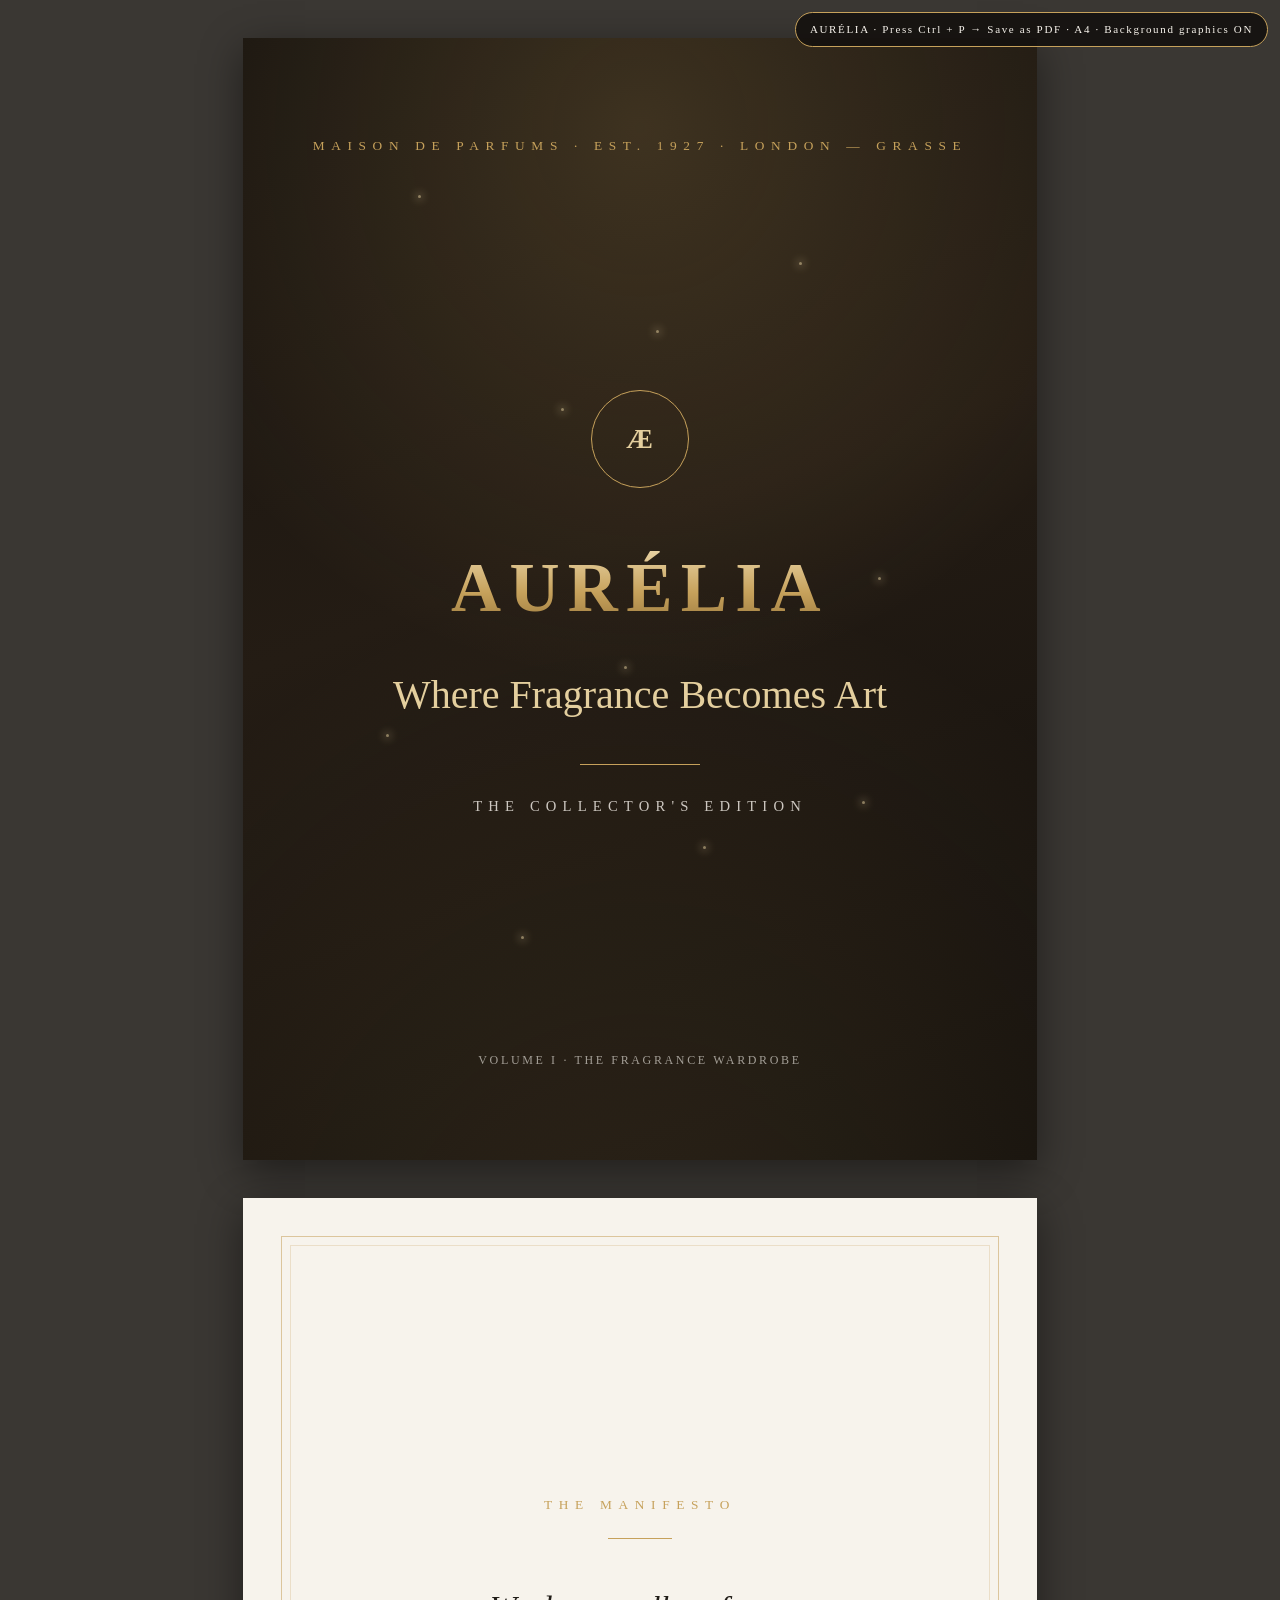
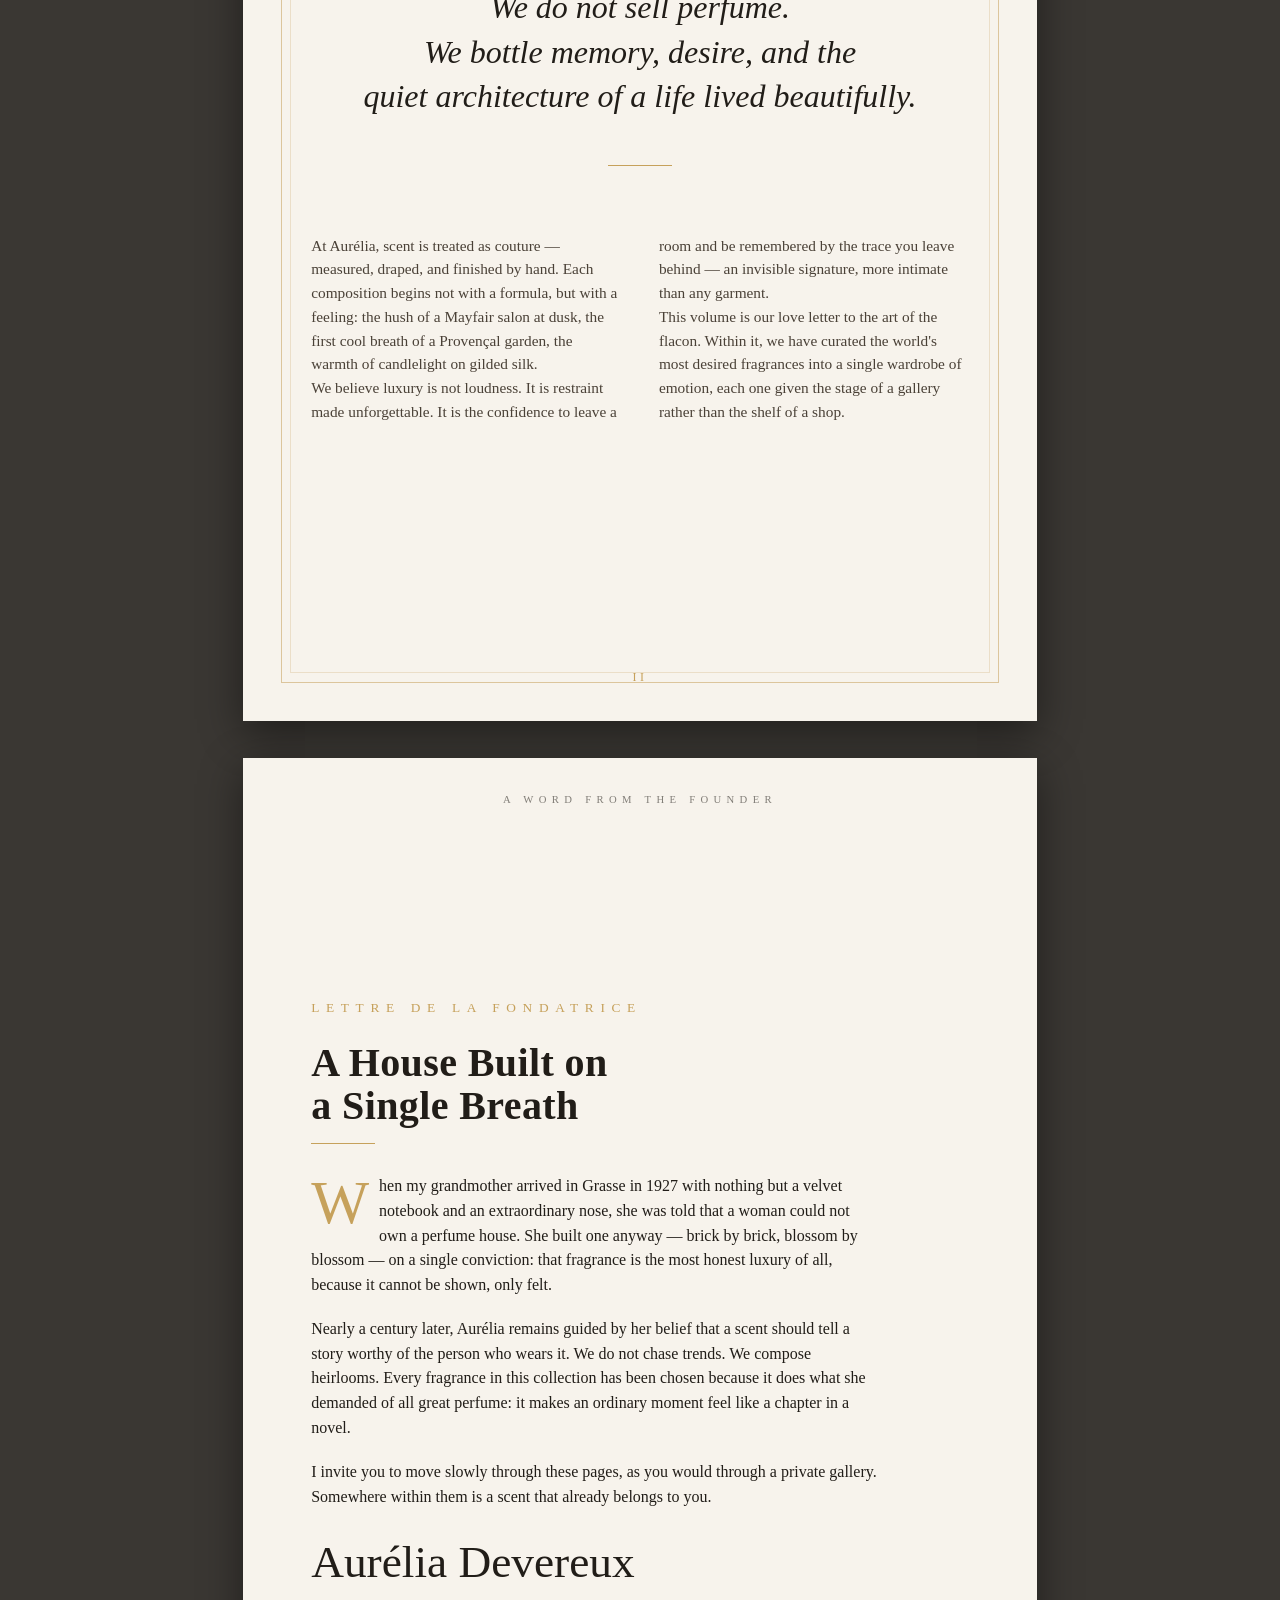
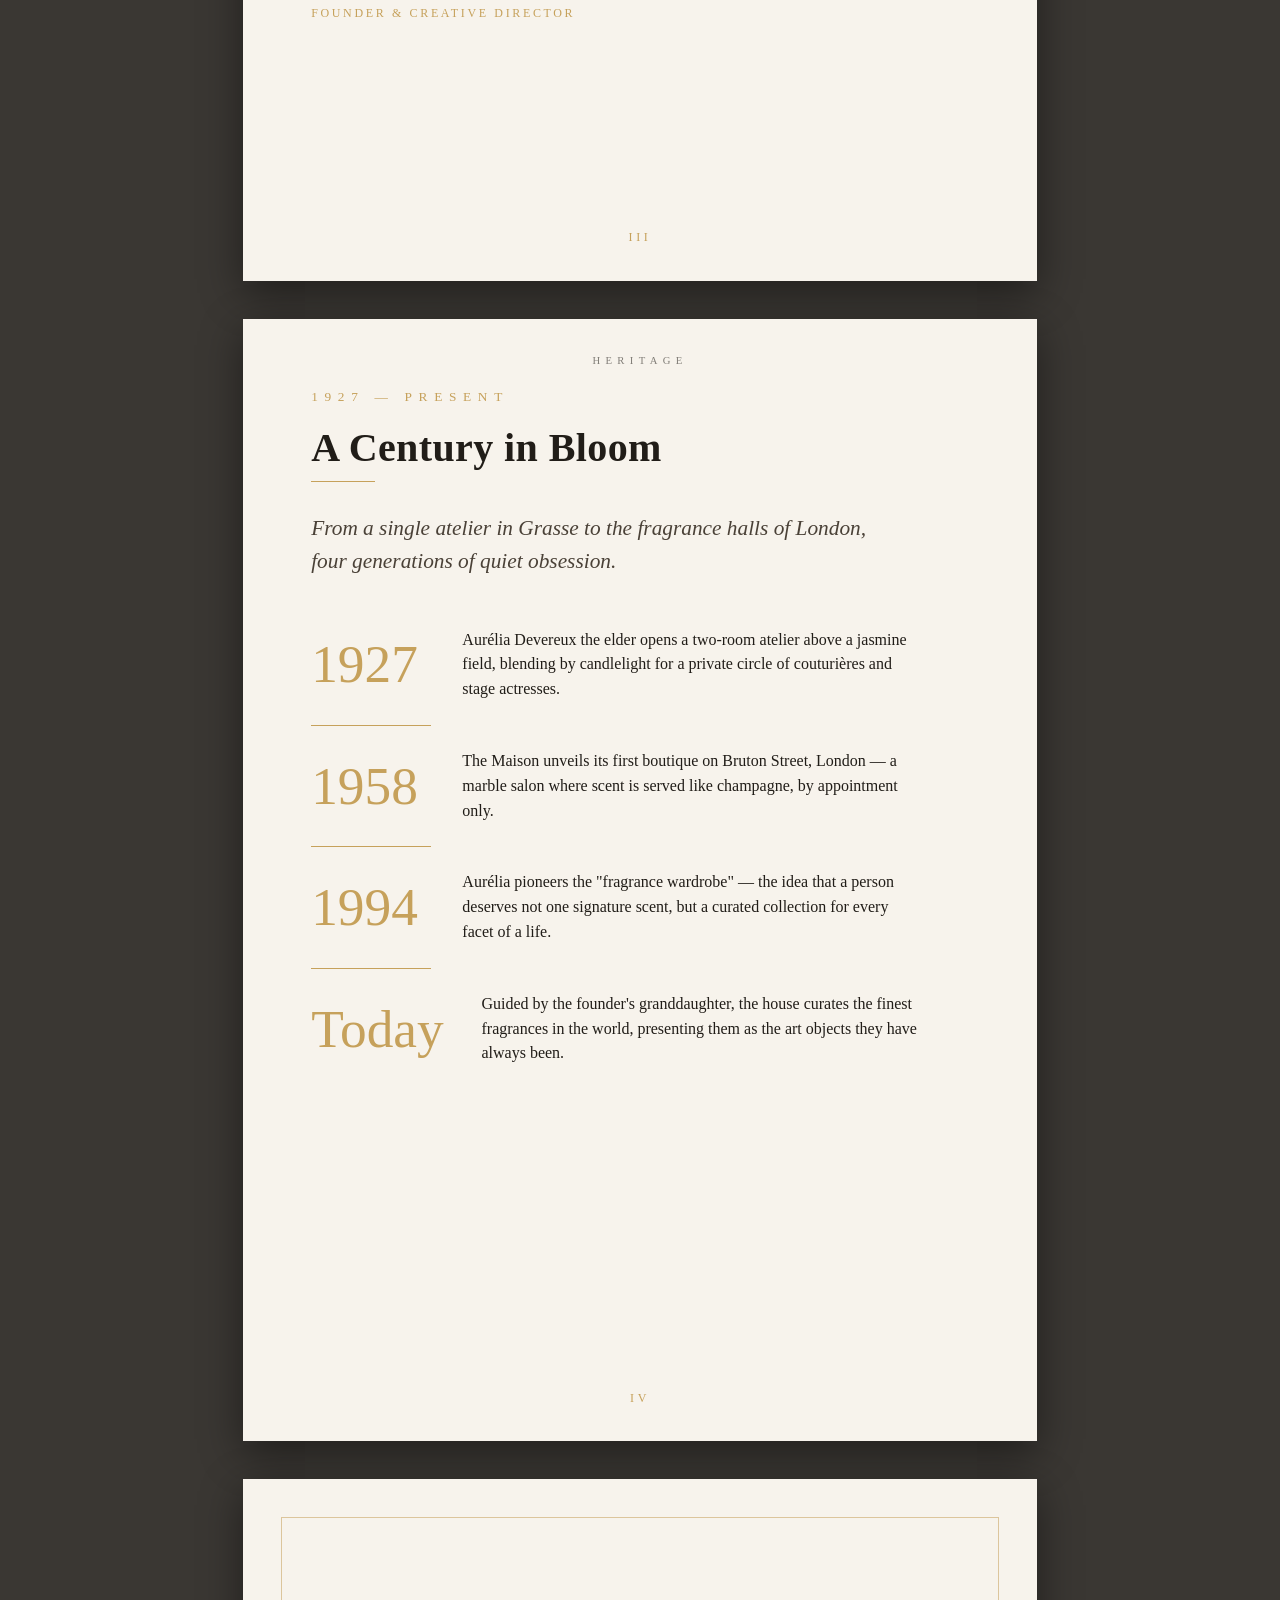
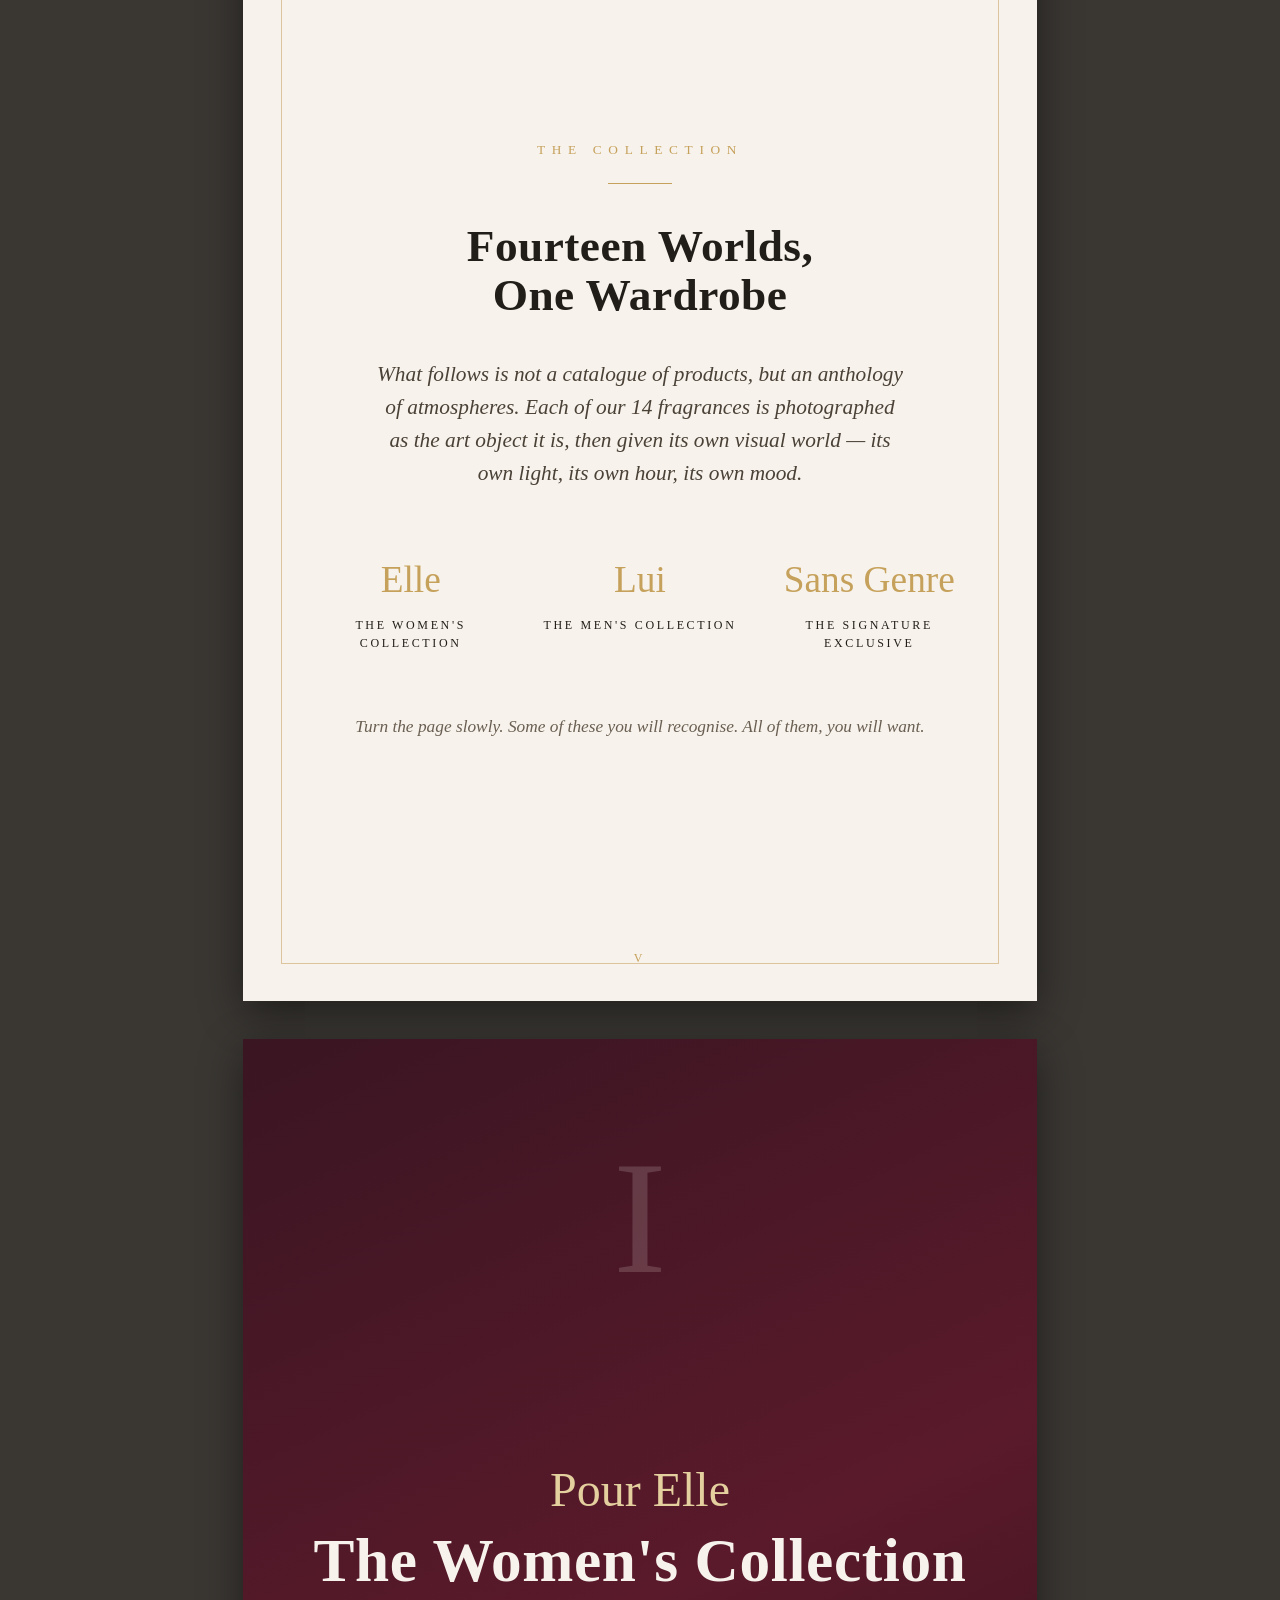
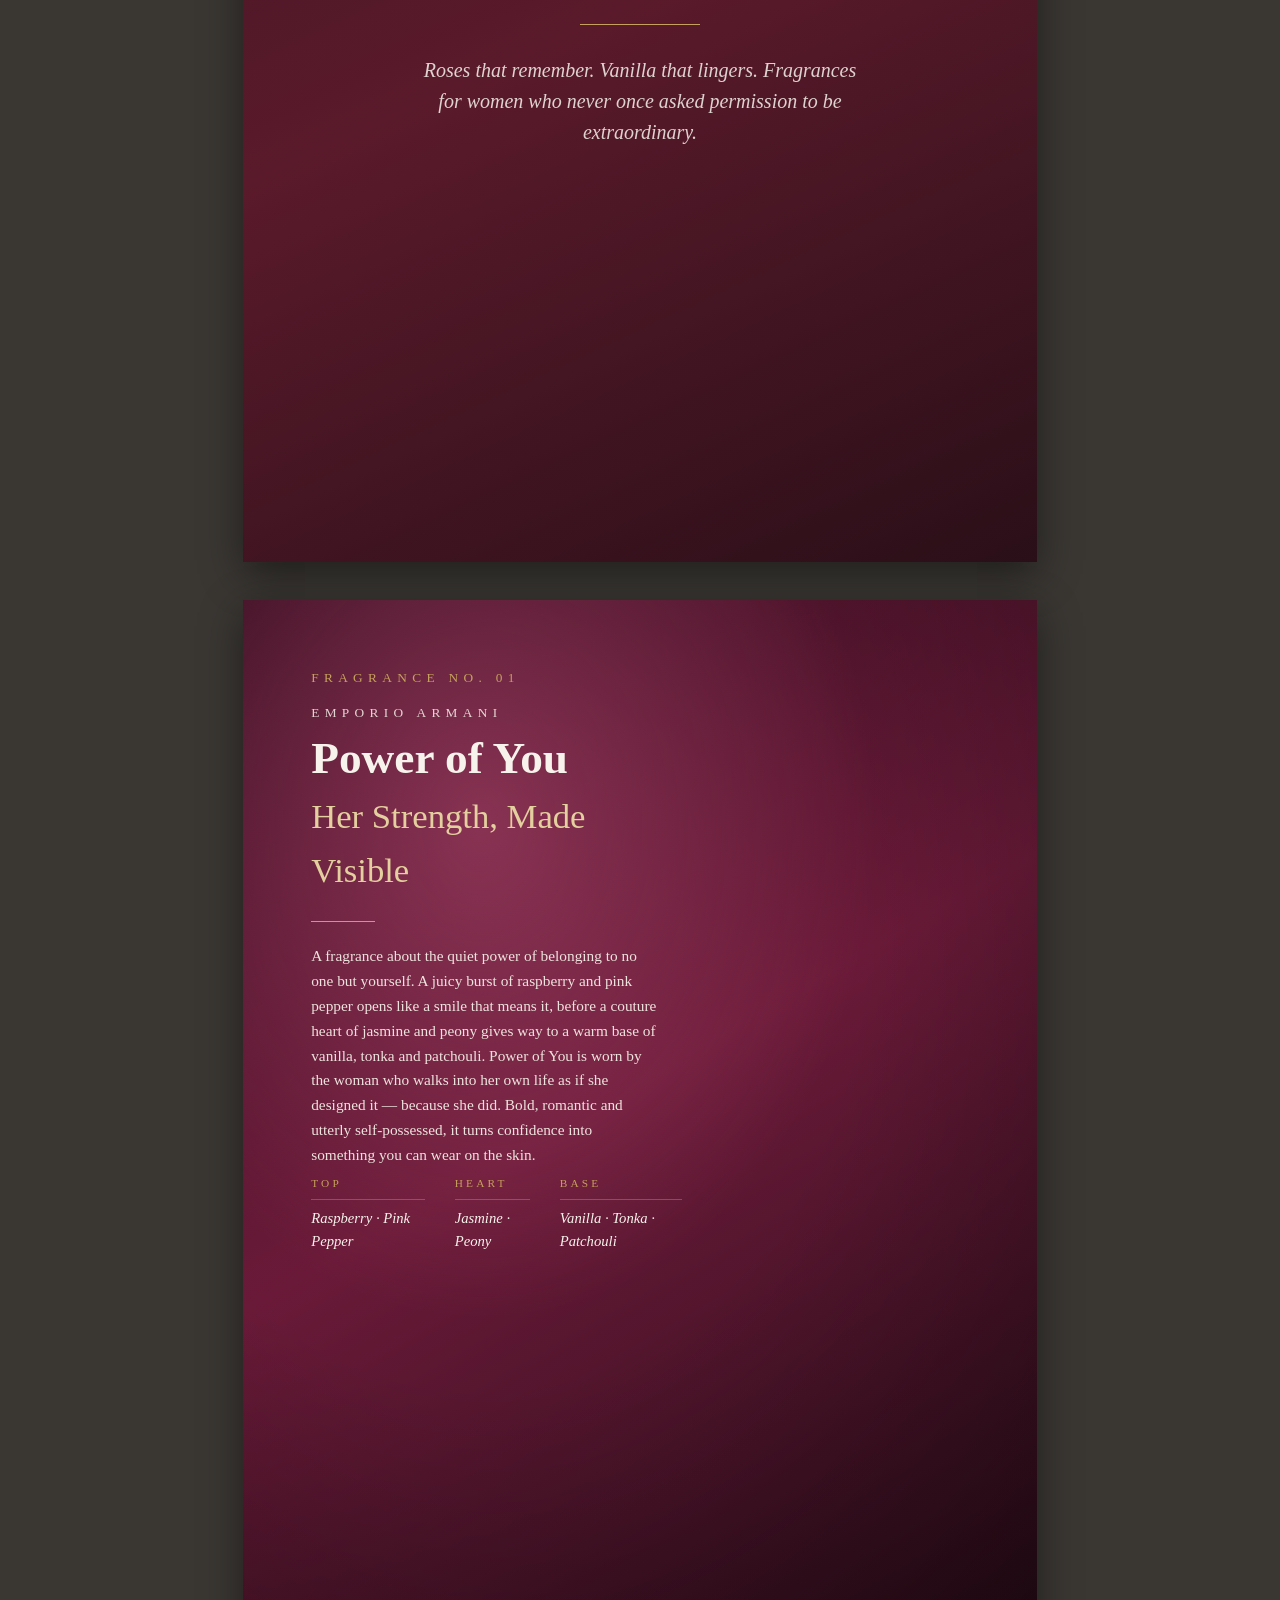
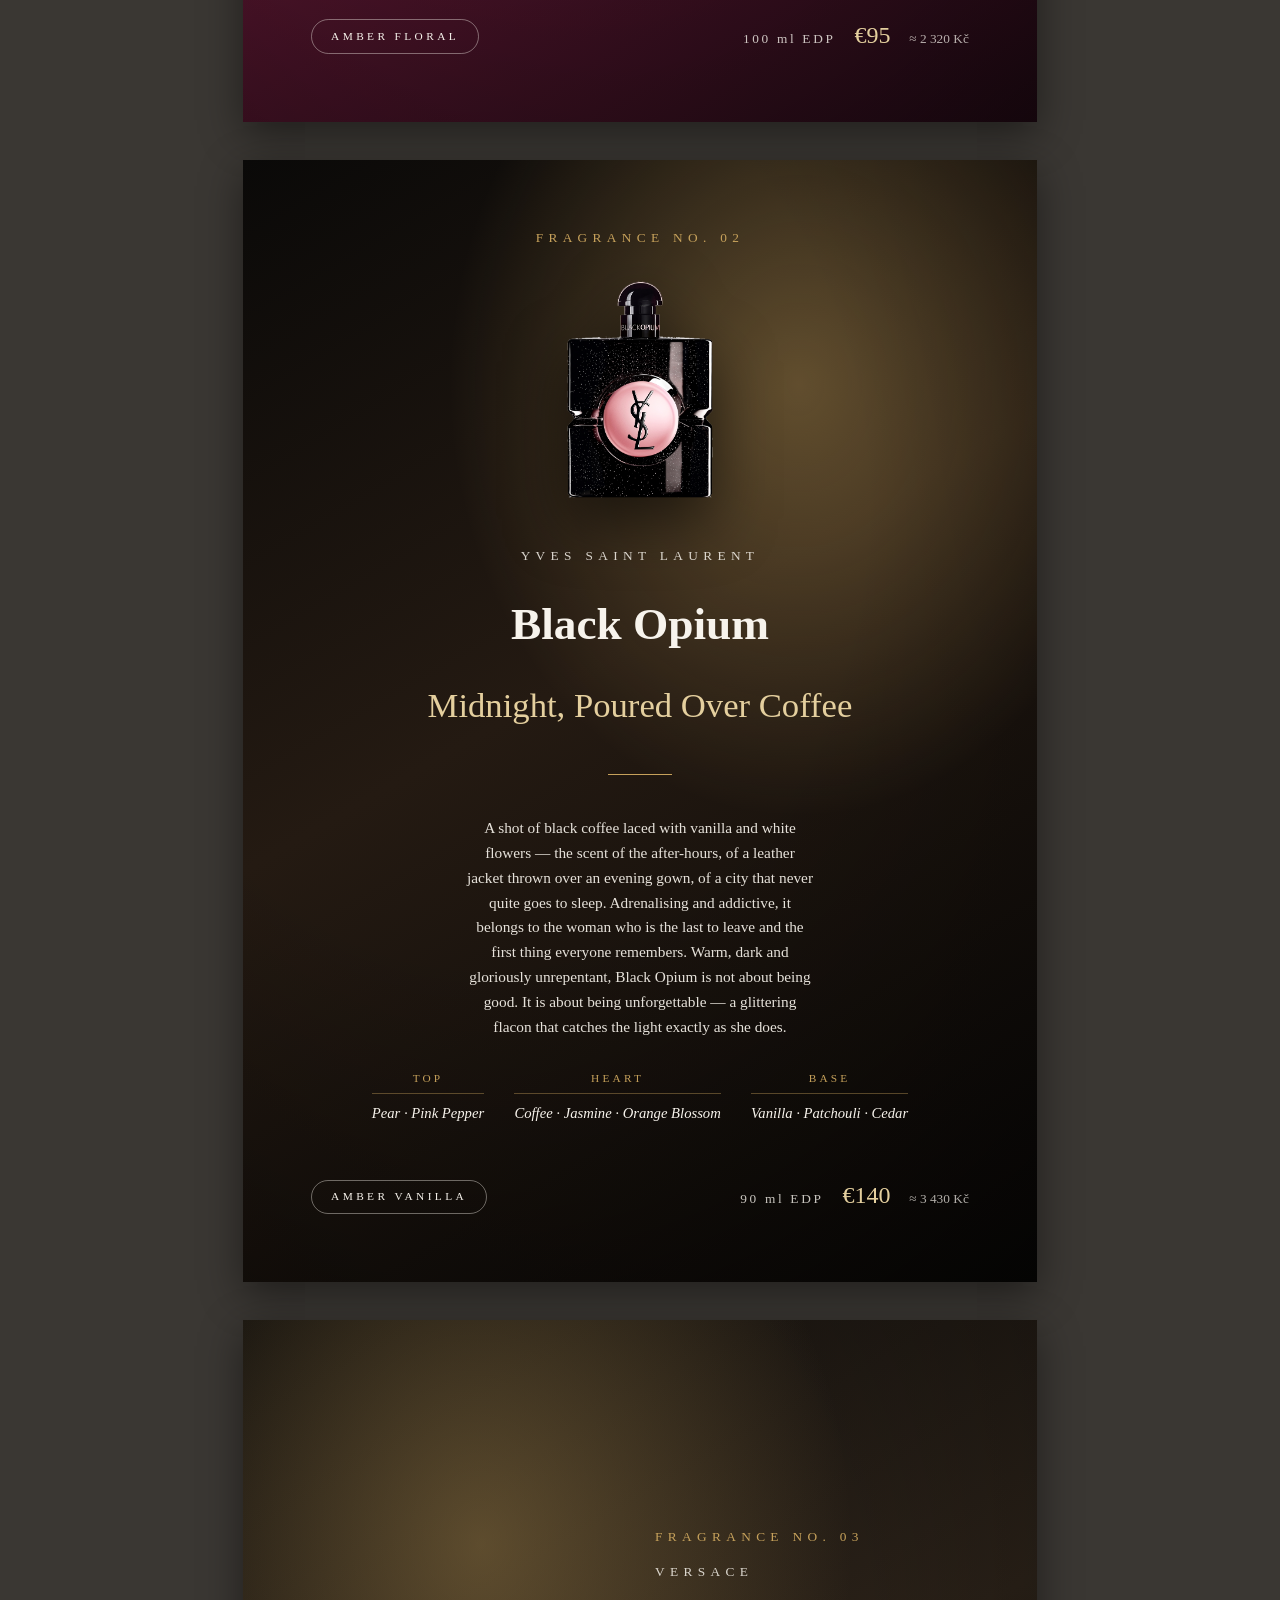
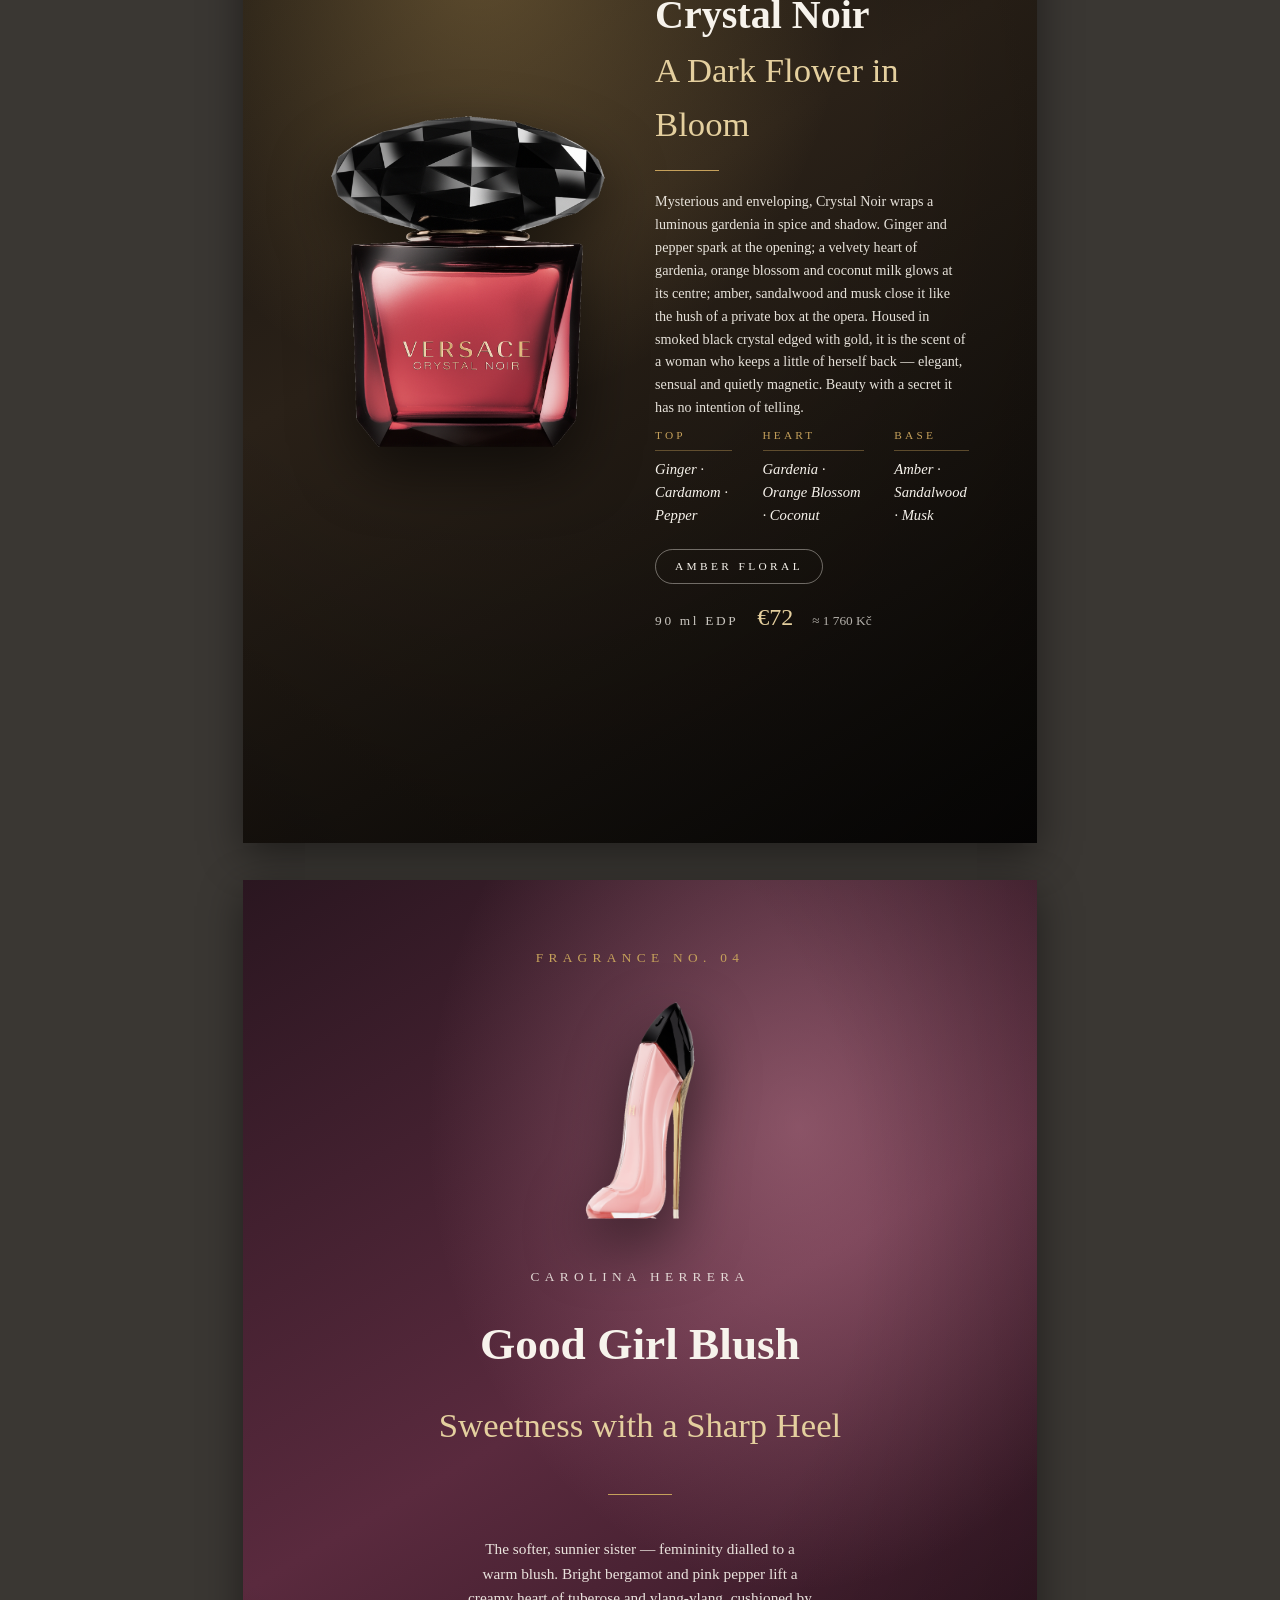
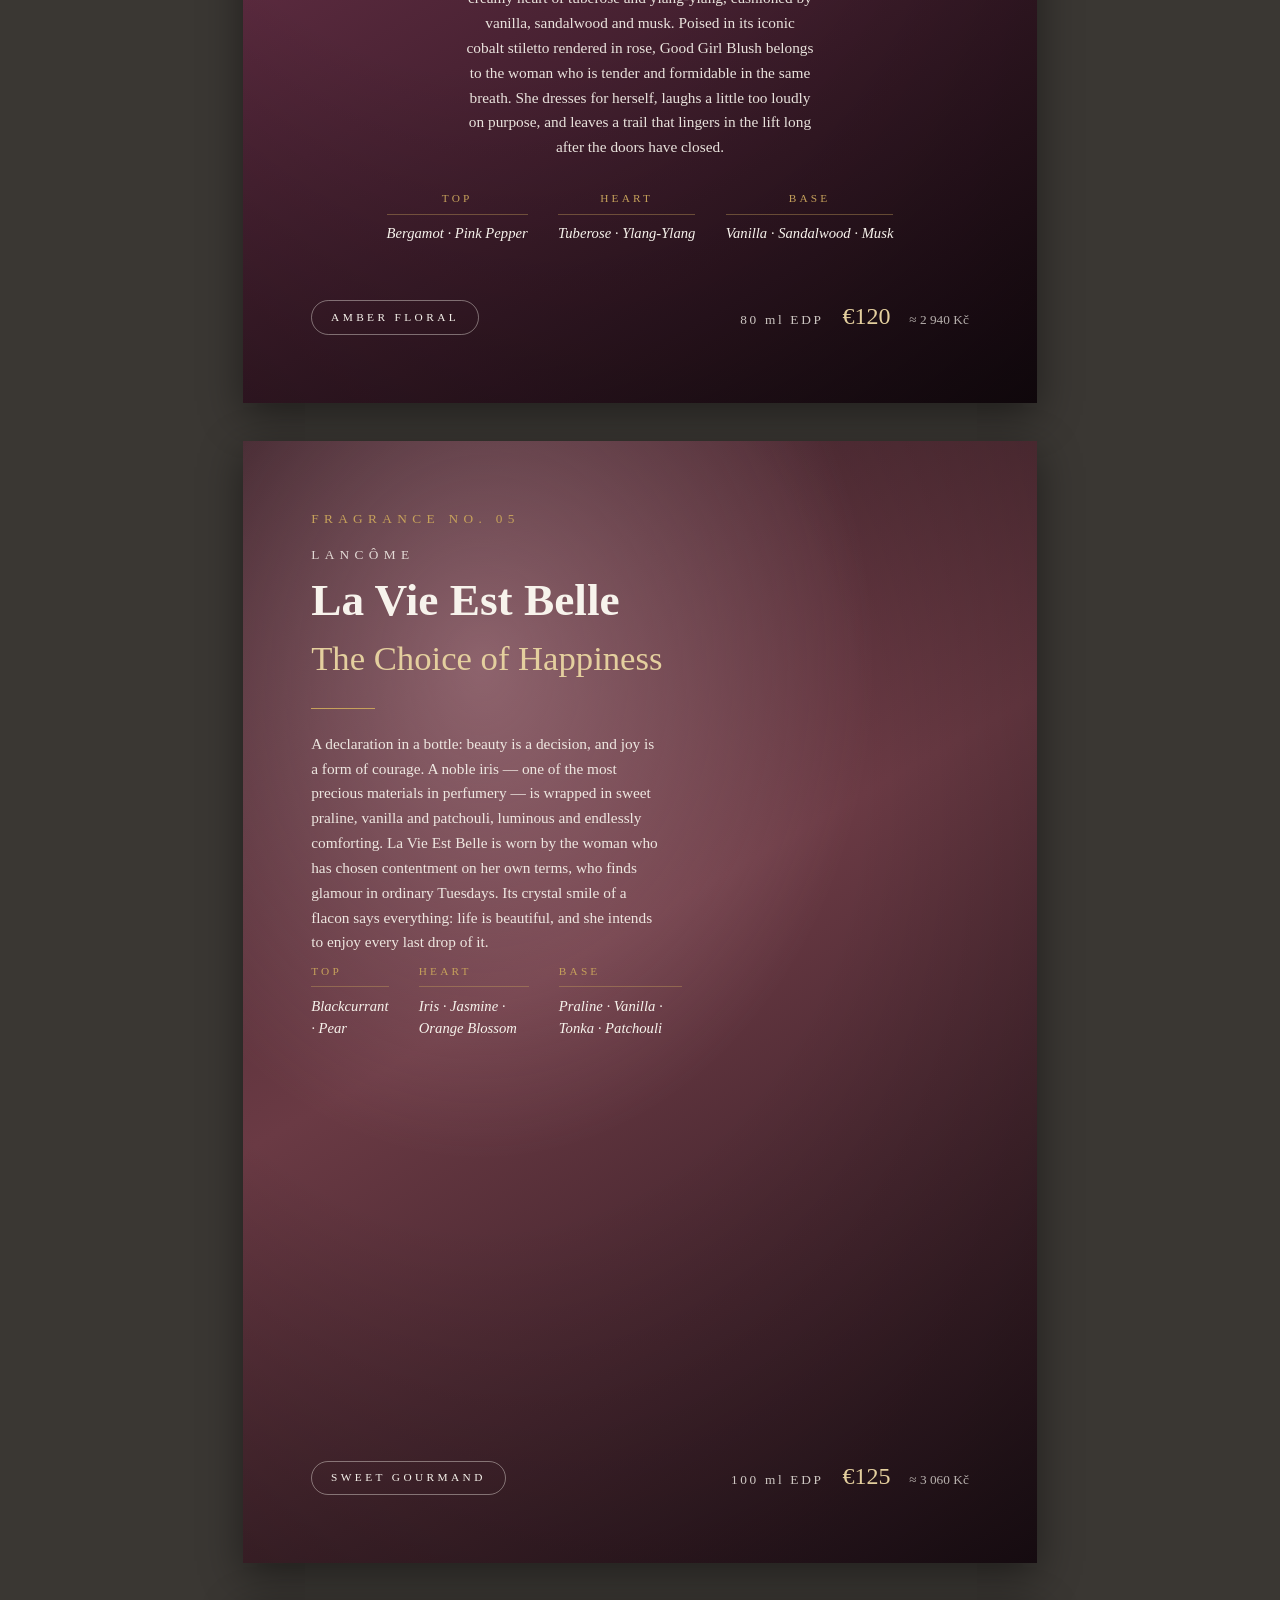
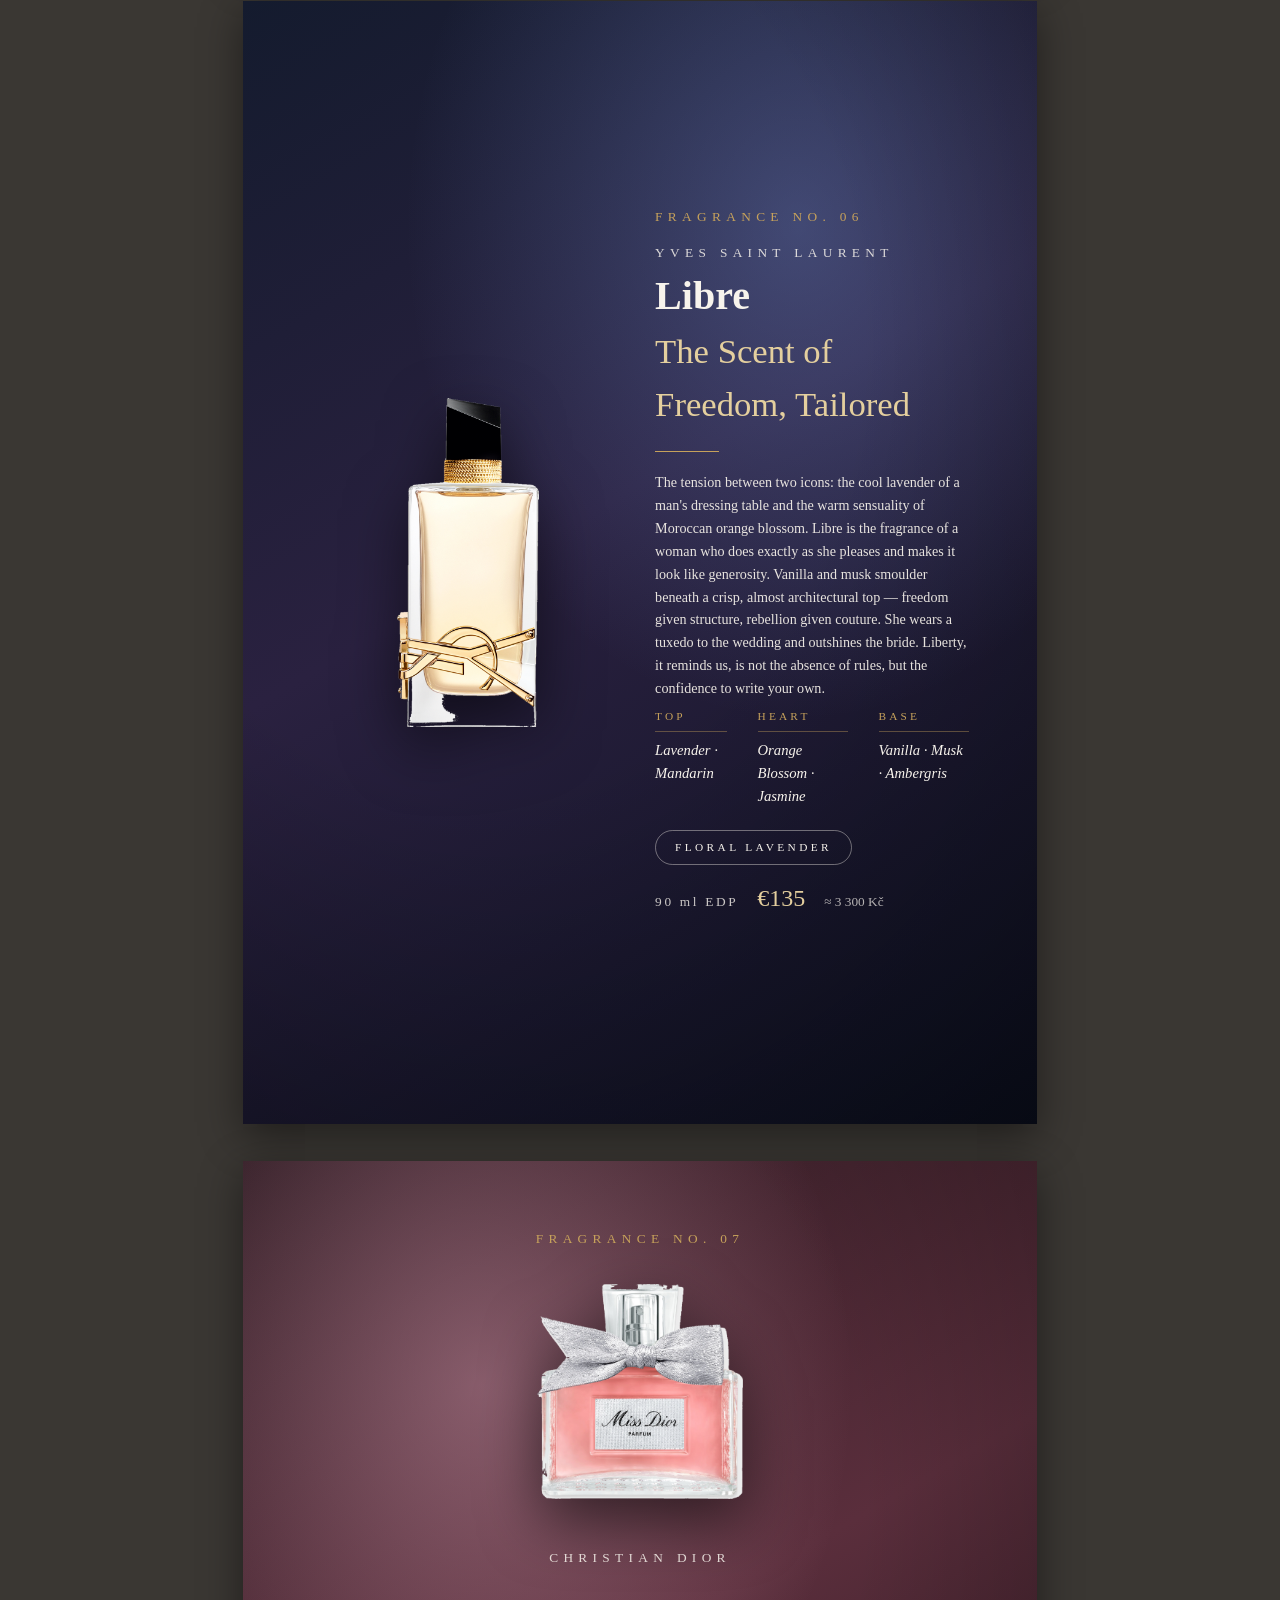
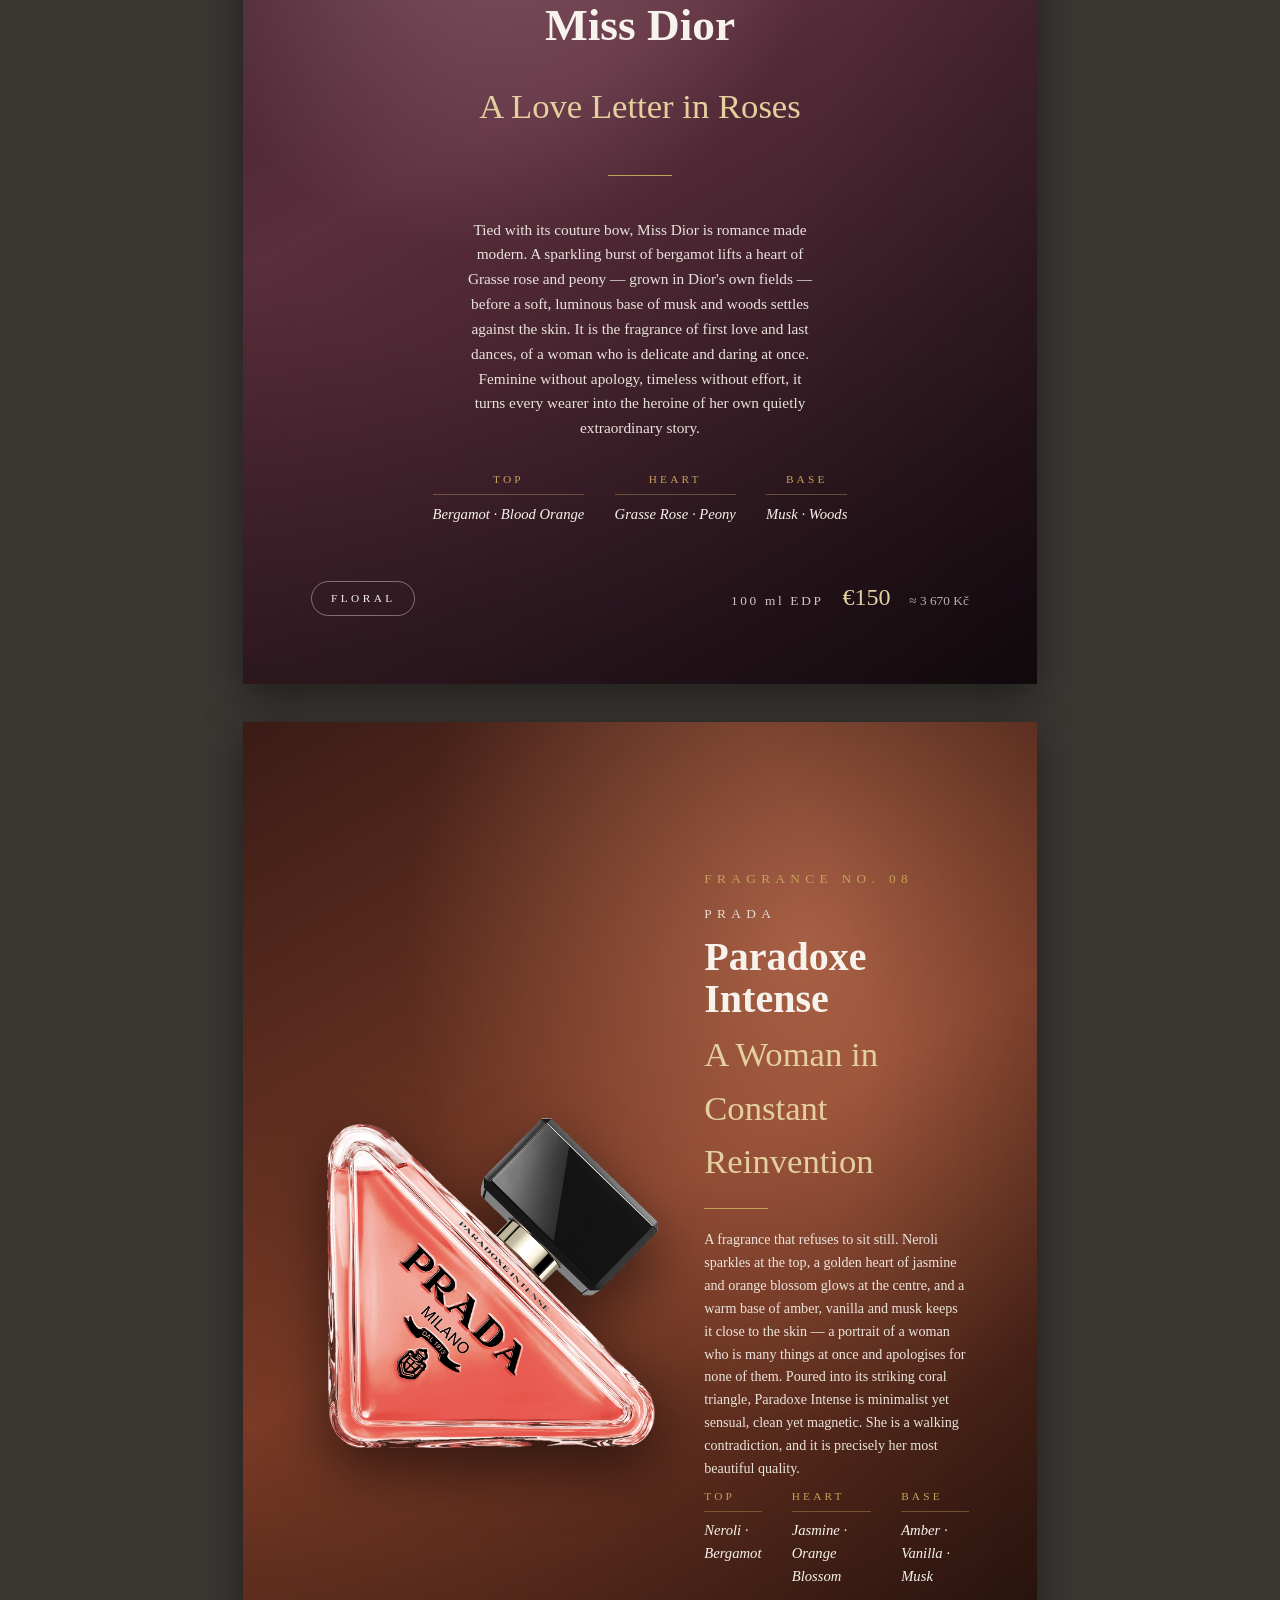
<file: index.html>
<!DOCTYPE html>
<html lang="en">
<head>
<meta charset="UTF-8">
<meta http-equiv="refresh" content="0; url=catalogue.html">
<title>AURÉLIA · Maison de Parfums</title>
<link rel="canonical" href="catalogue.html">
</head>
<body>
<p>Redirecting to the <a href="catalogue.html">AURÉLIA catalogue</a>…</p>
</body>
</html>
</file>
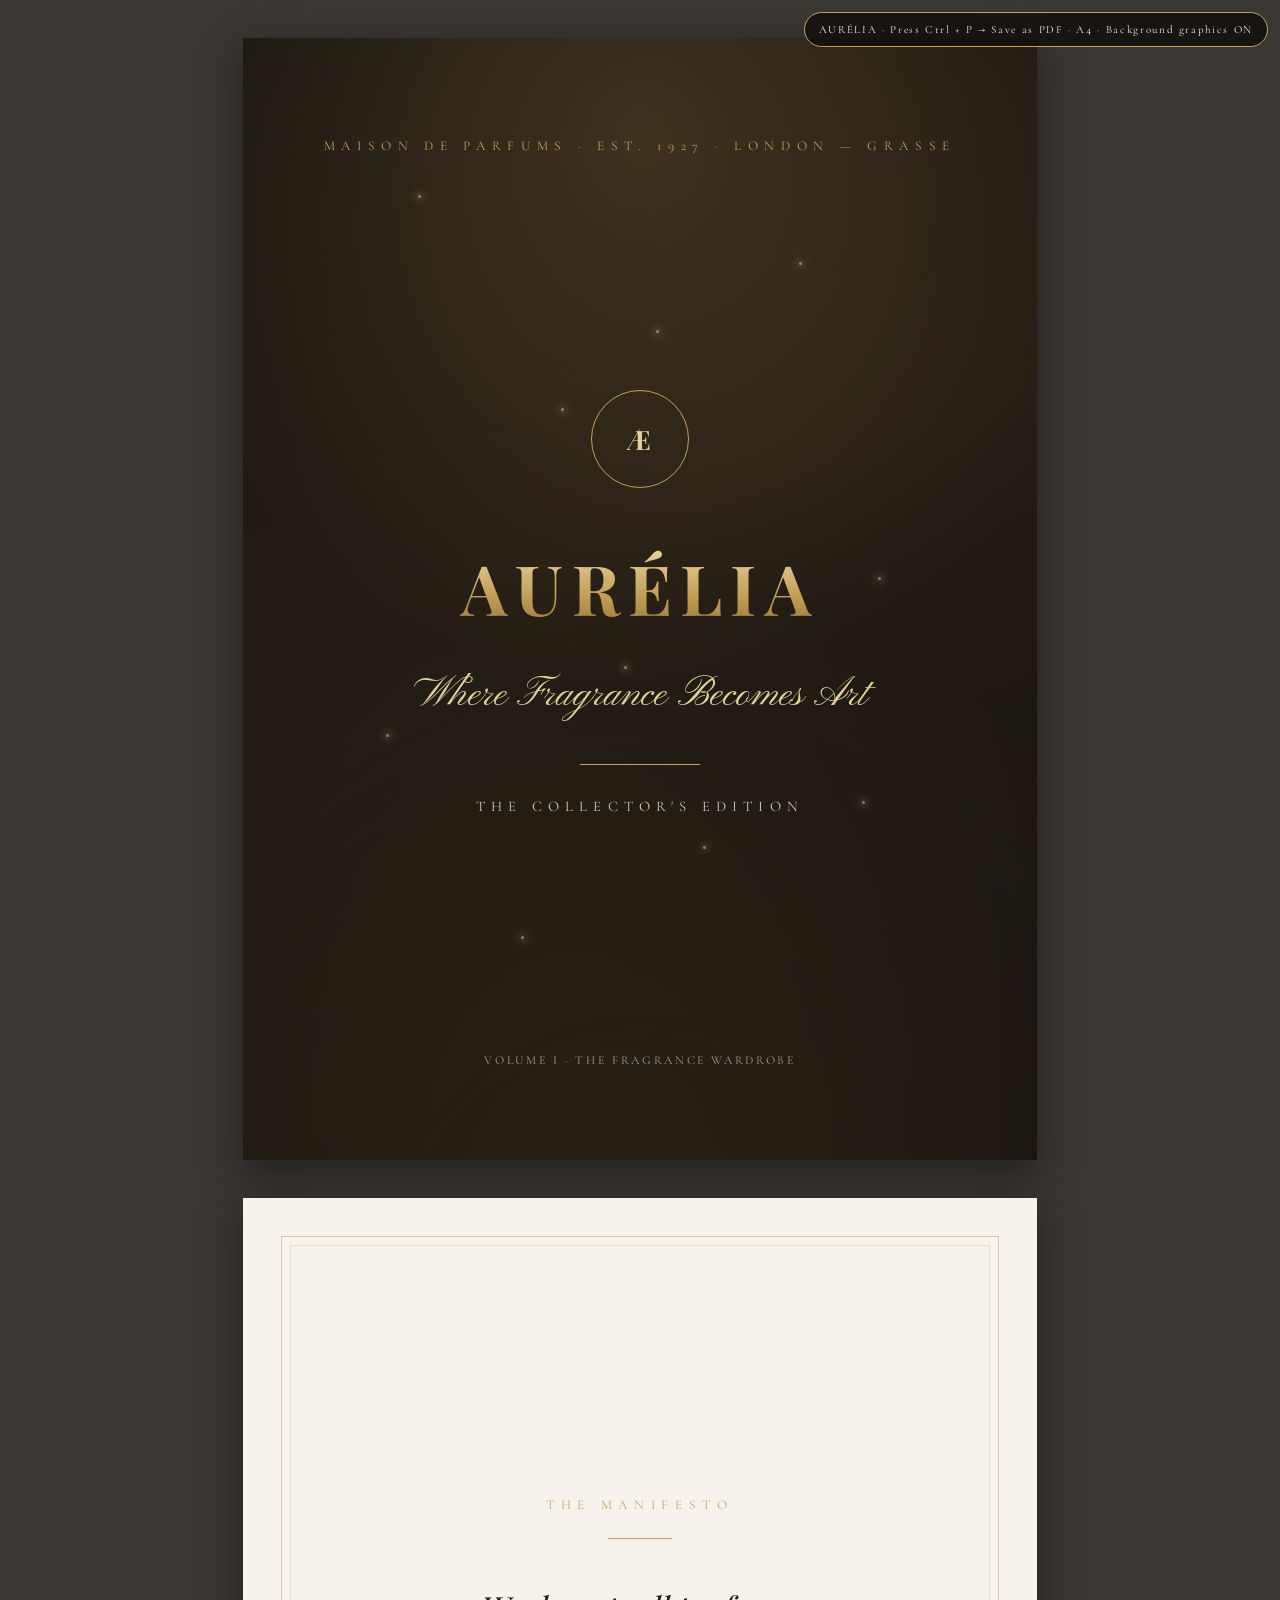
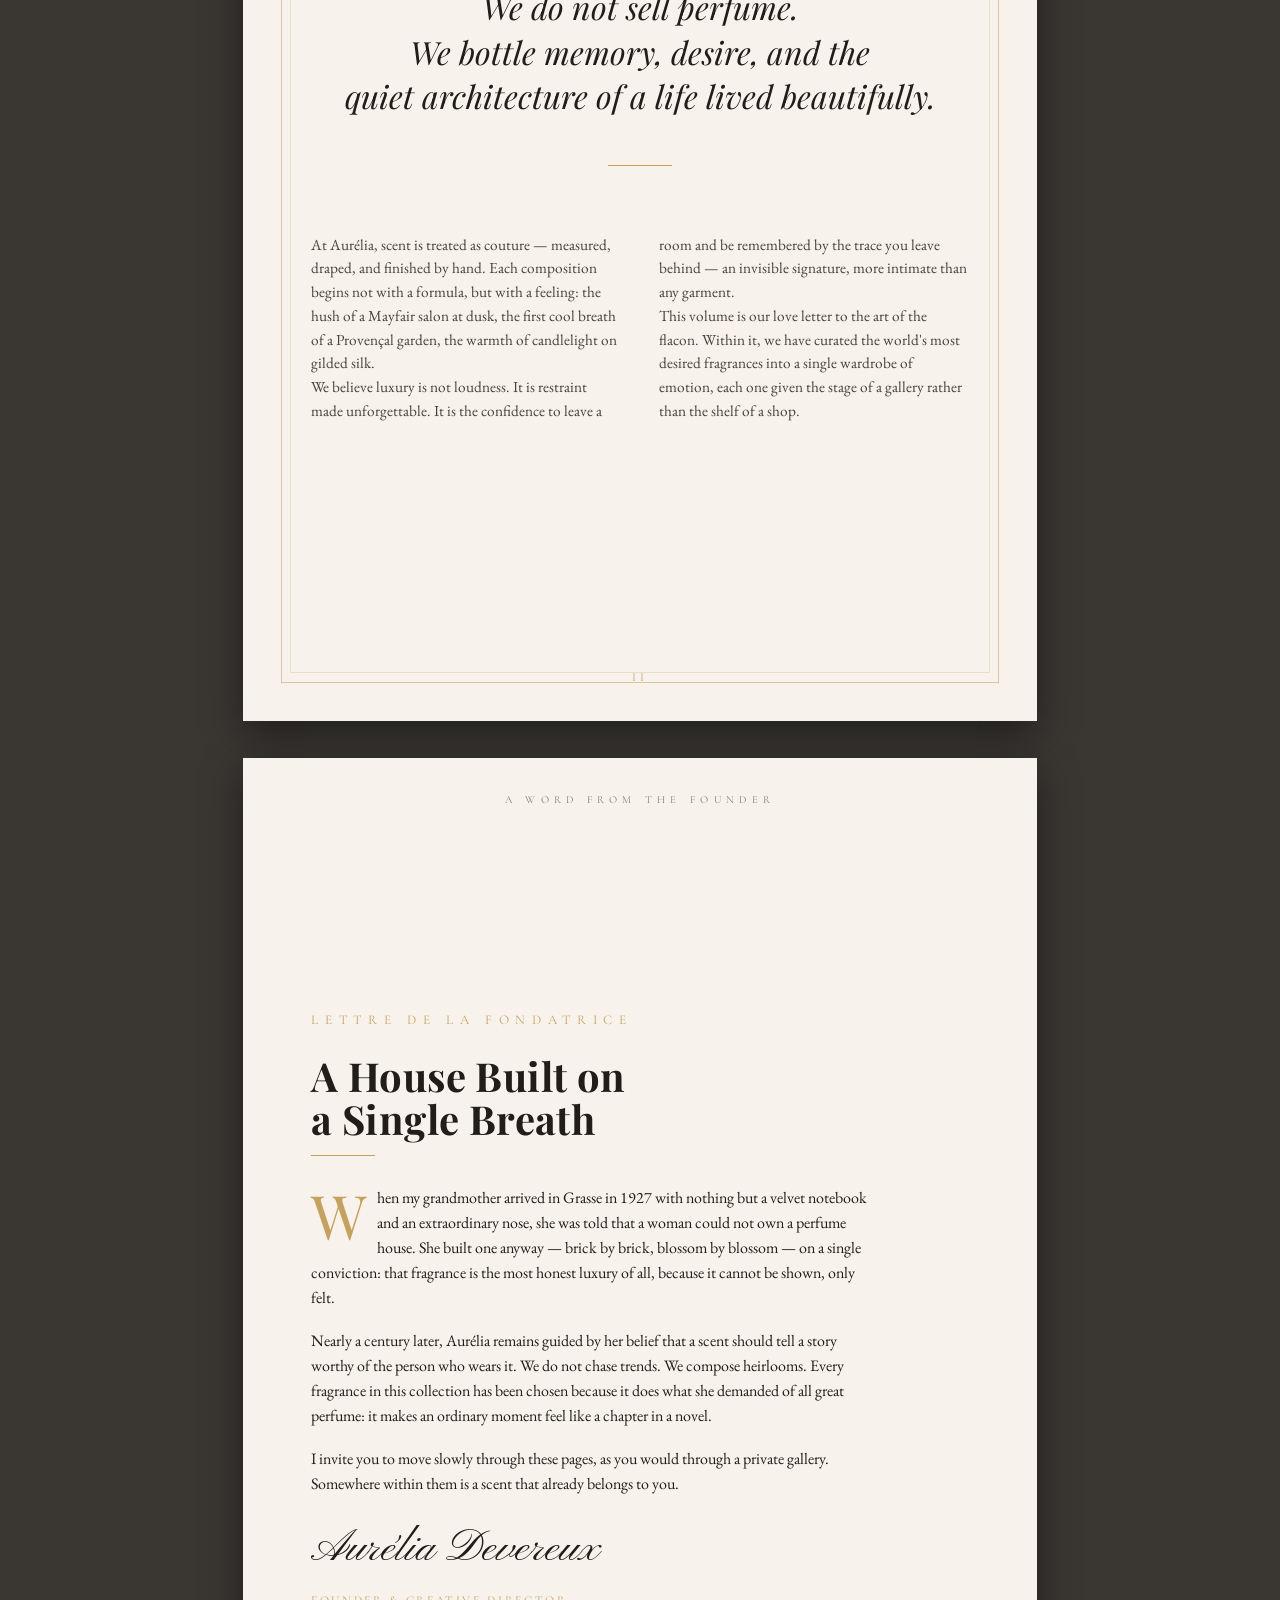
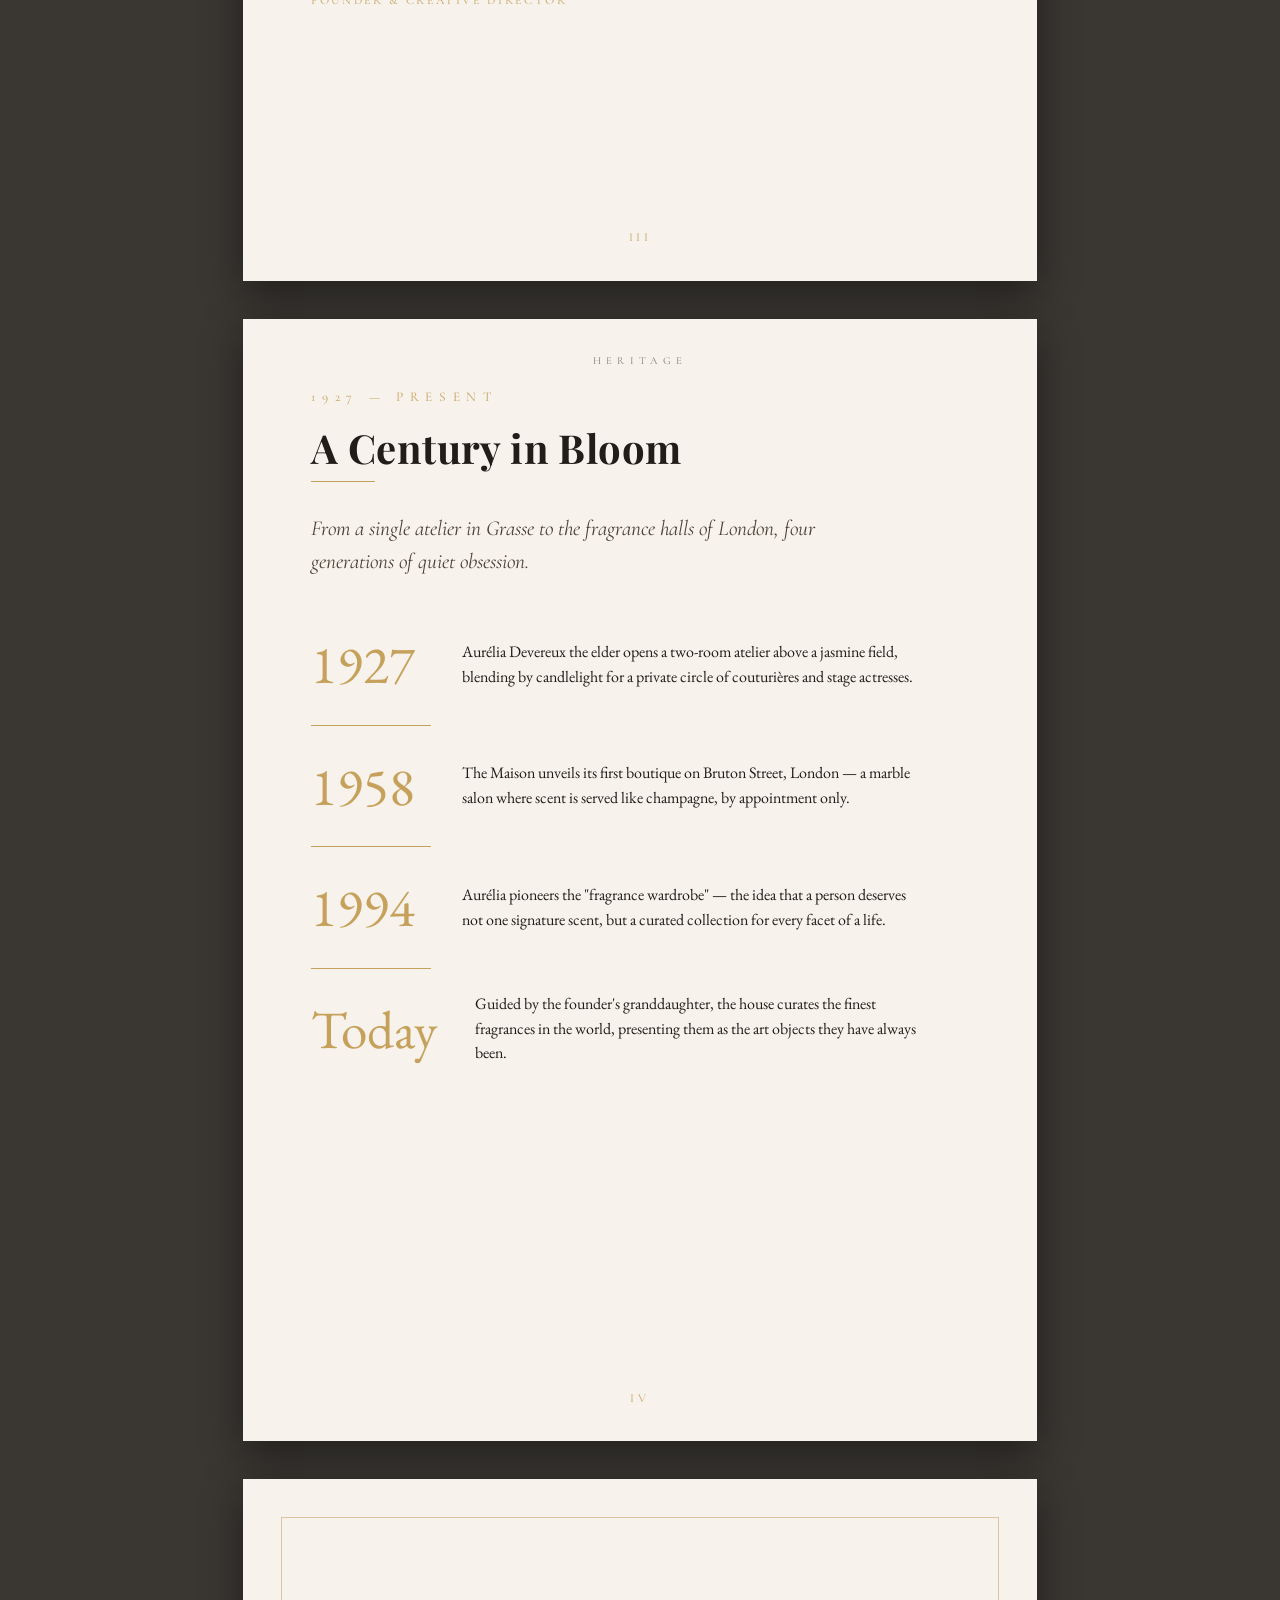
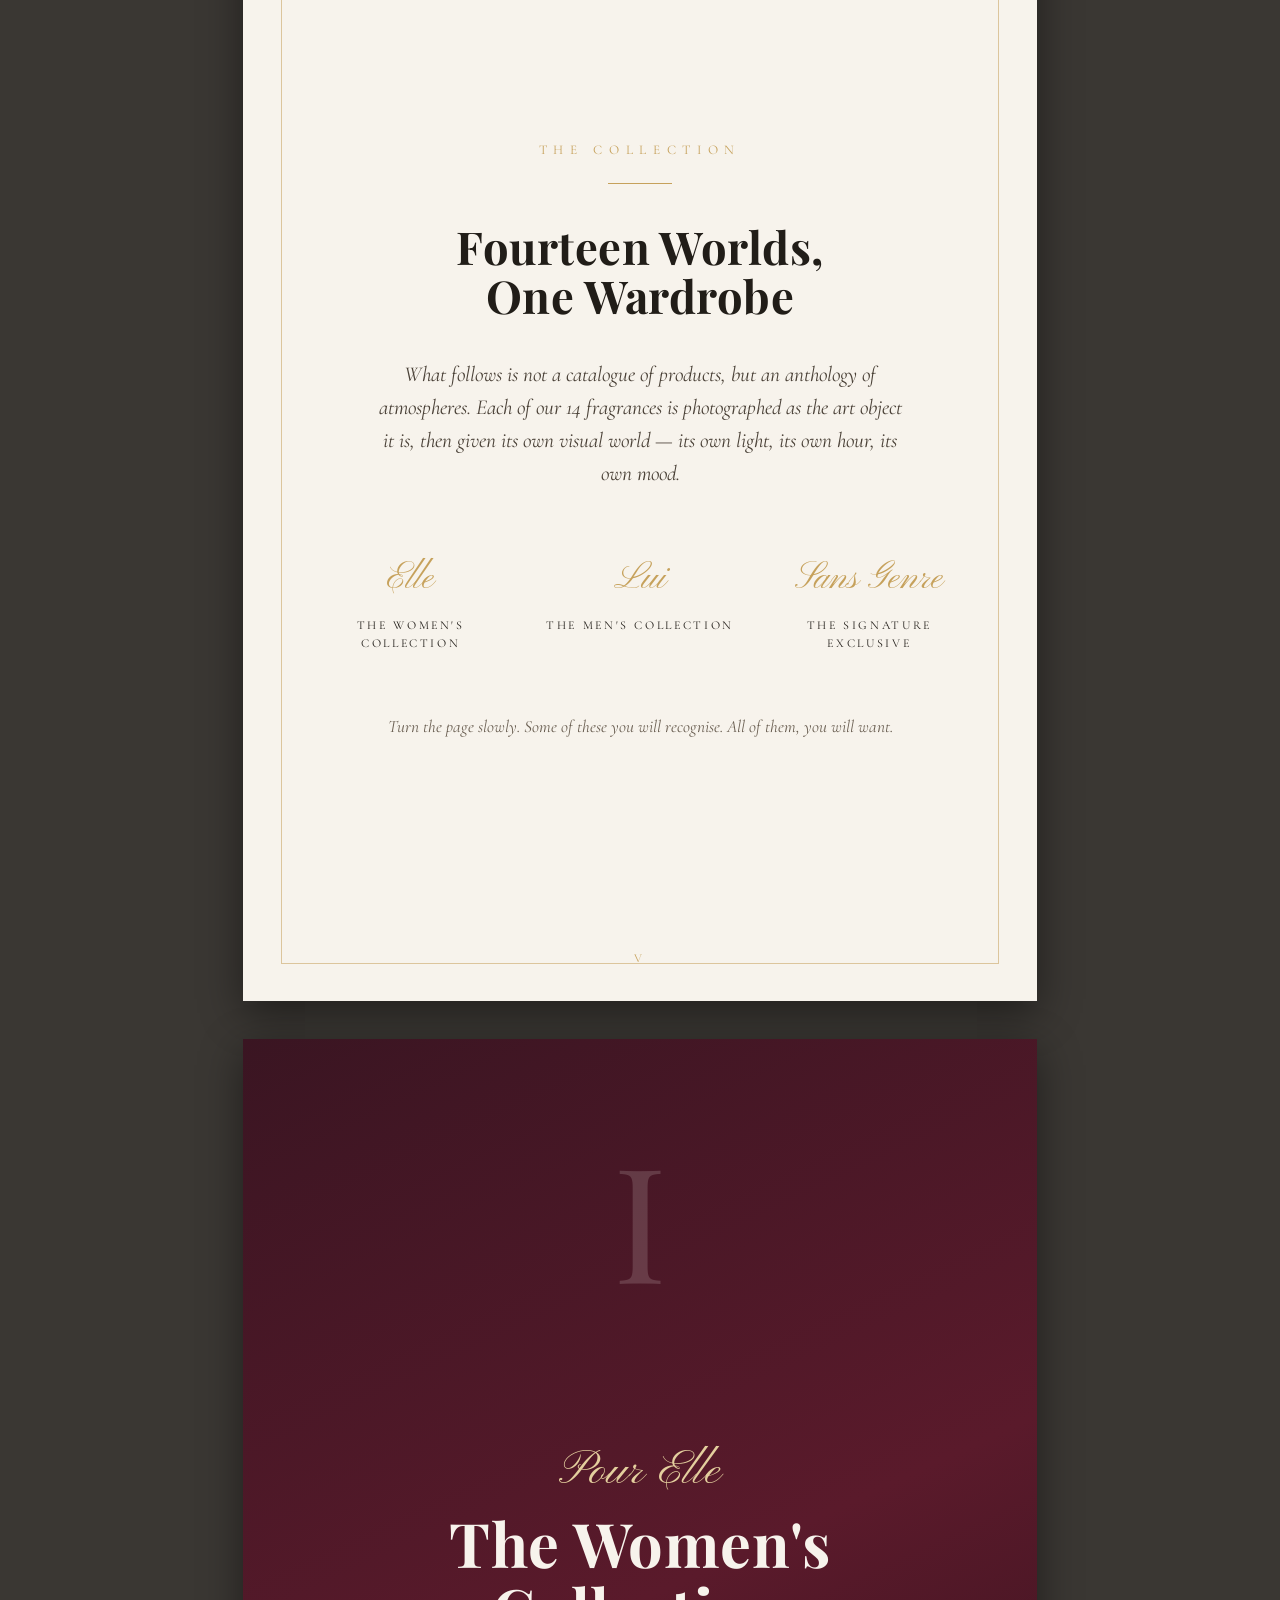
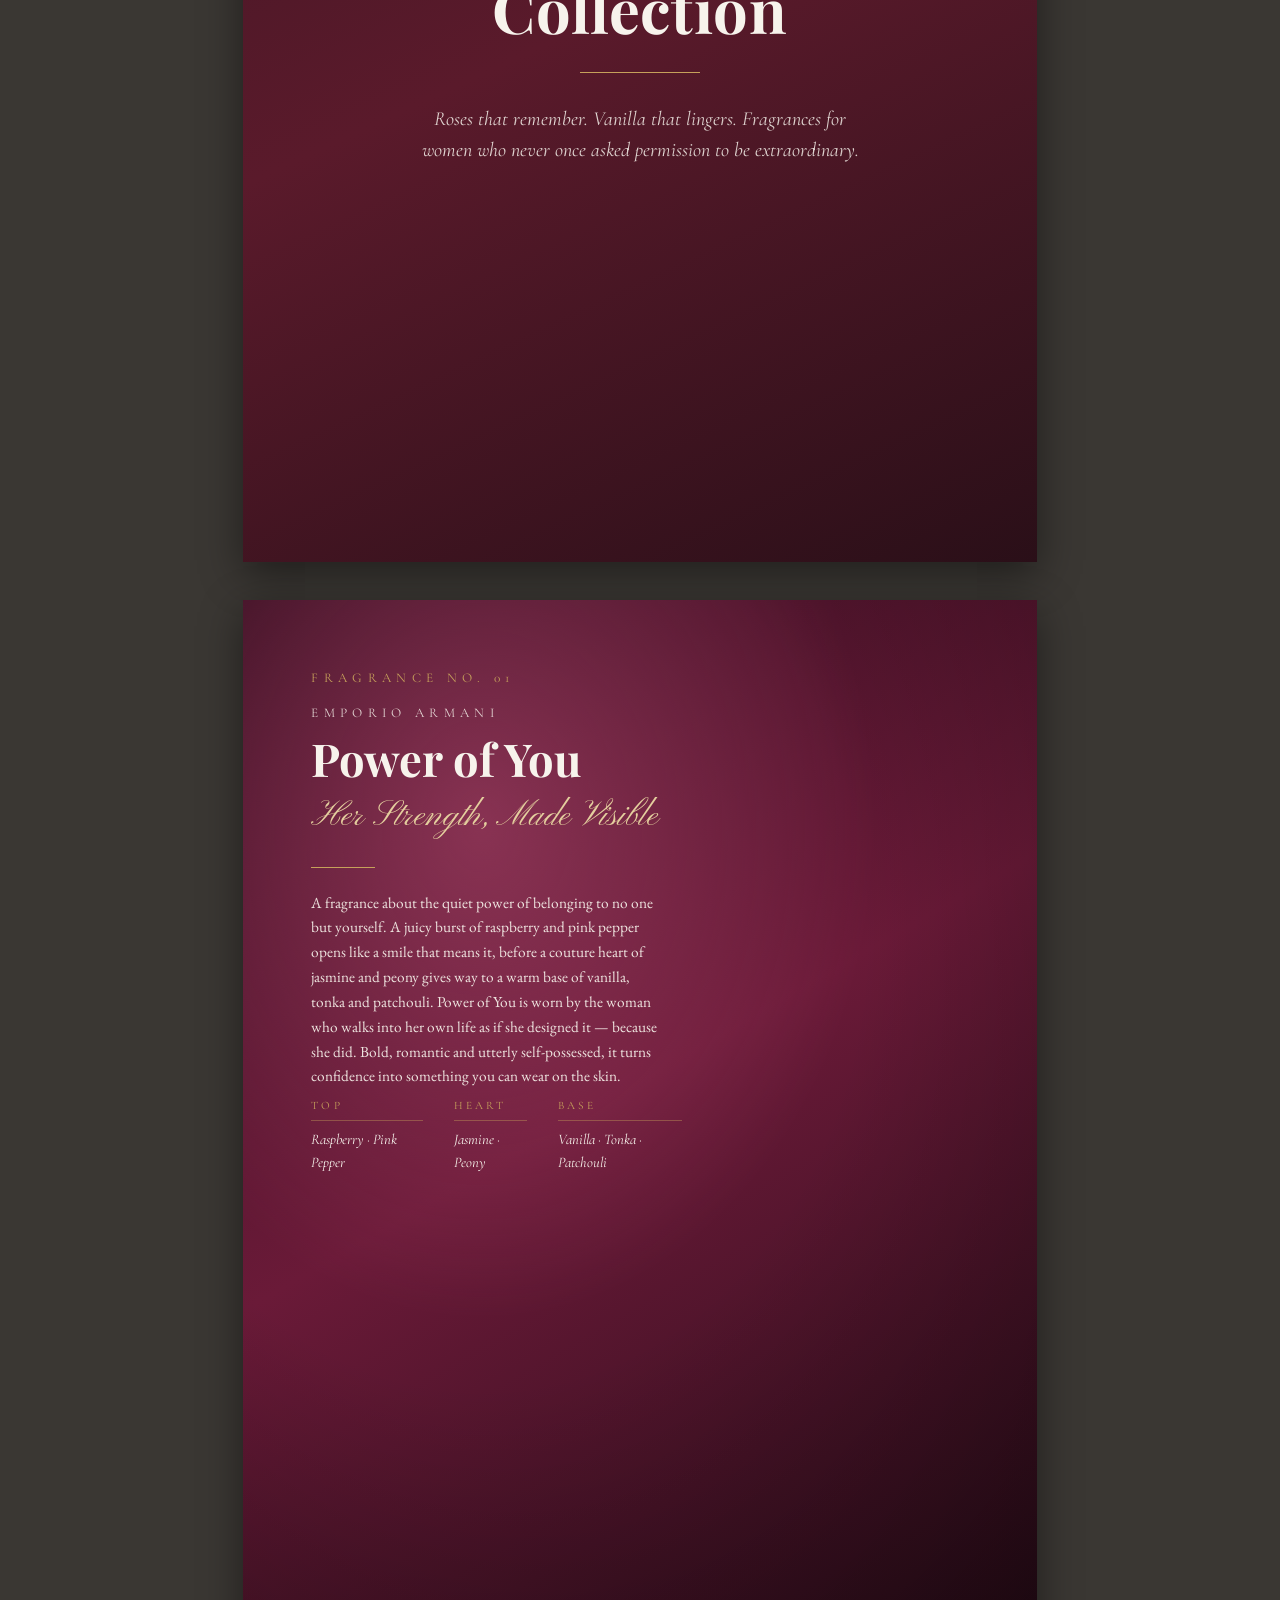
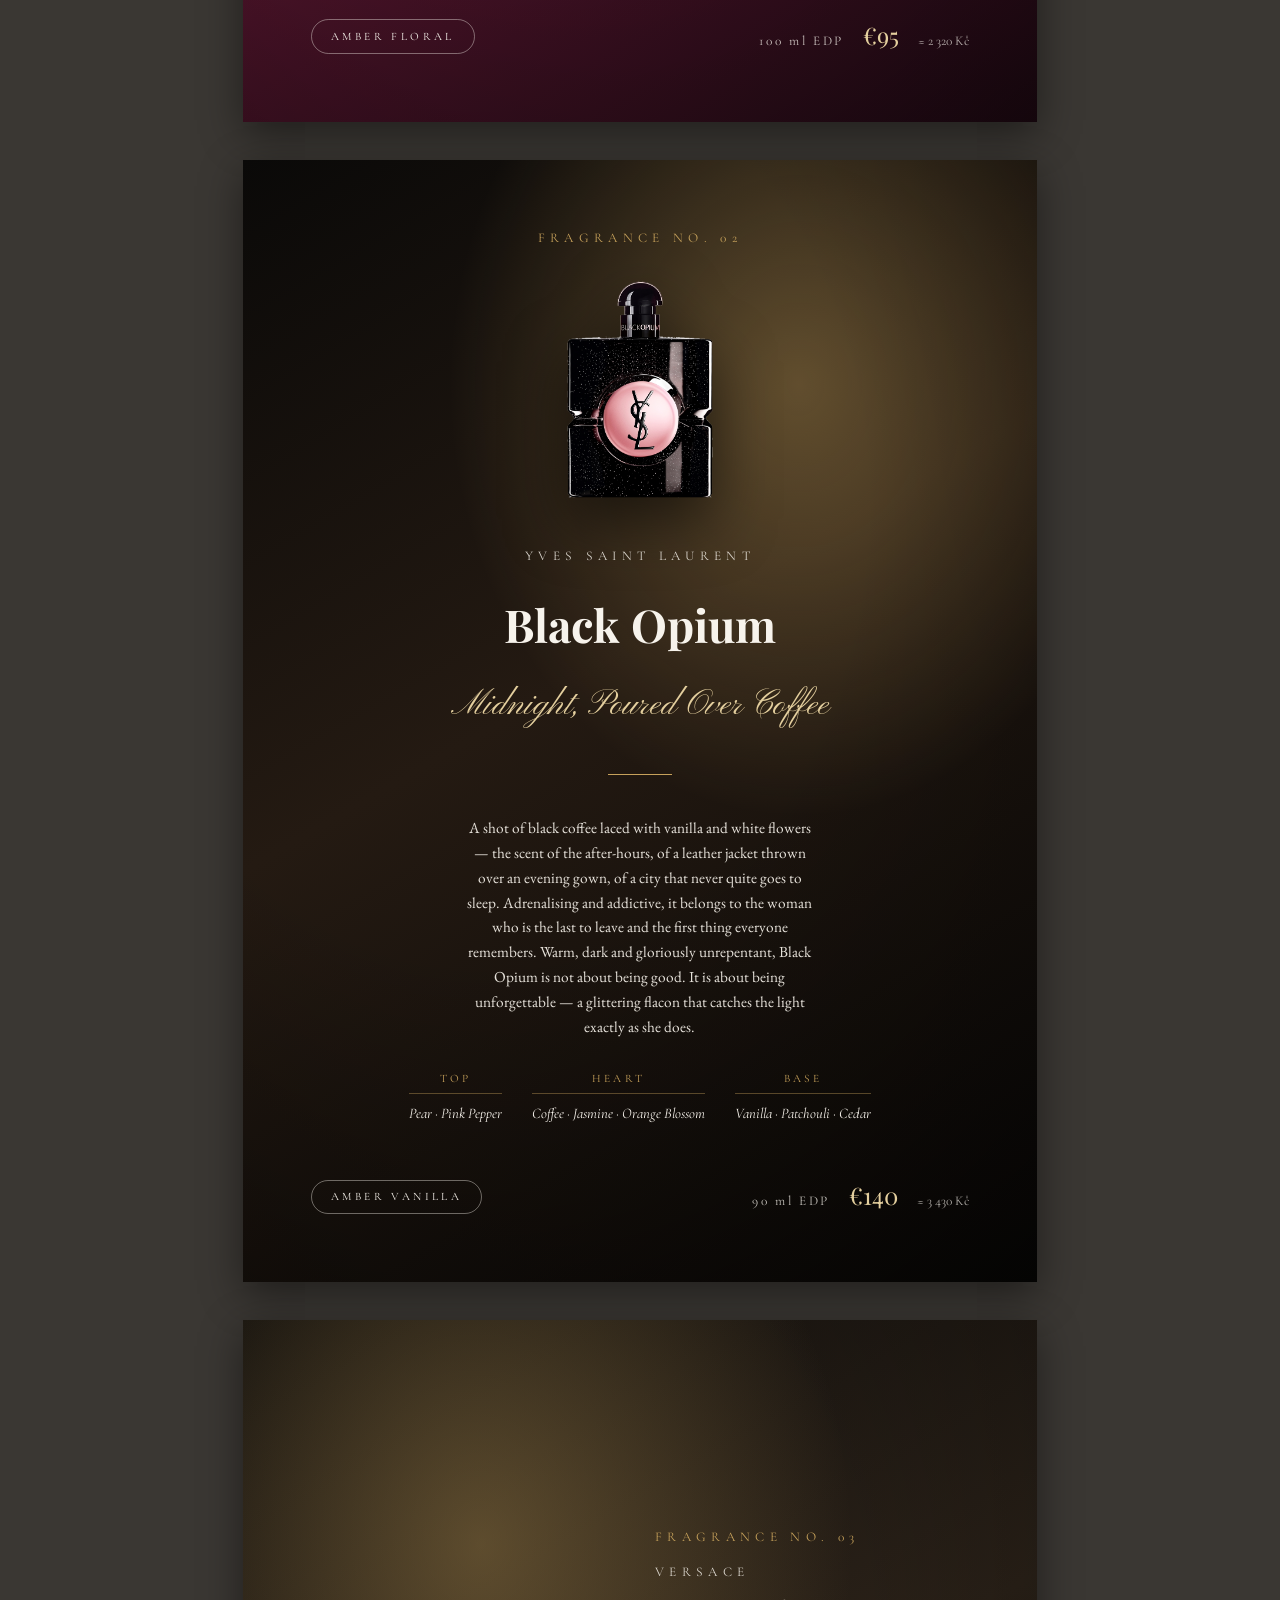
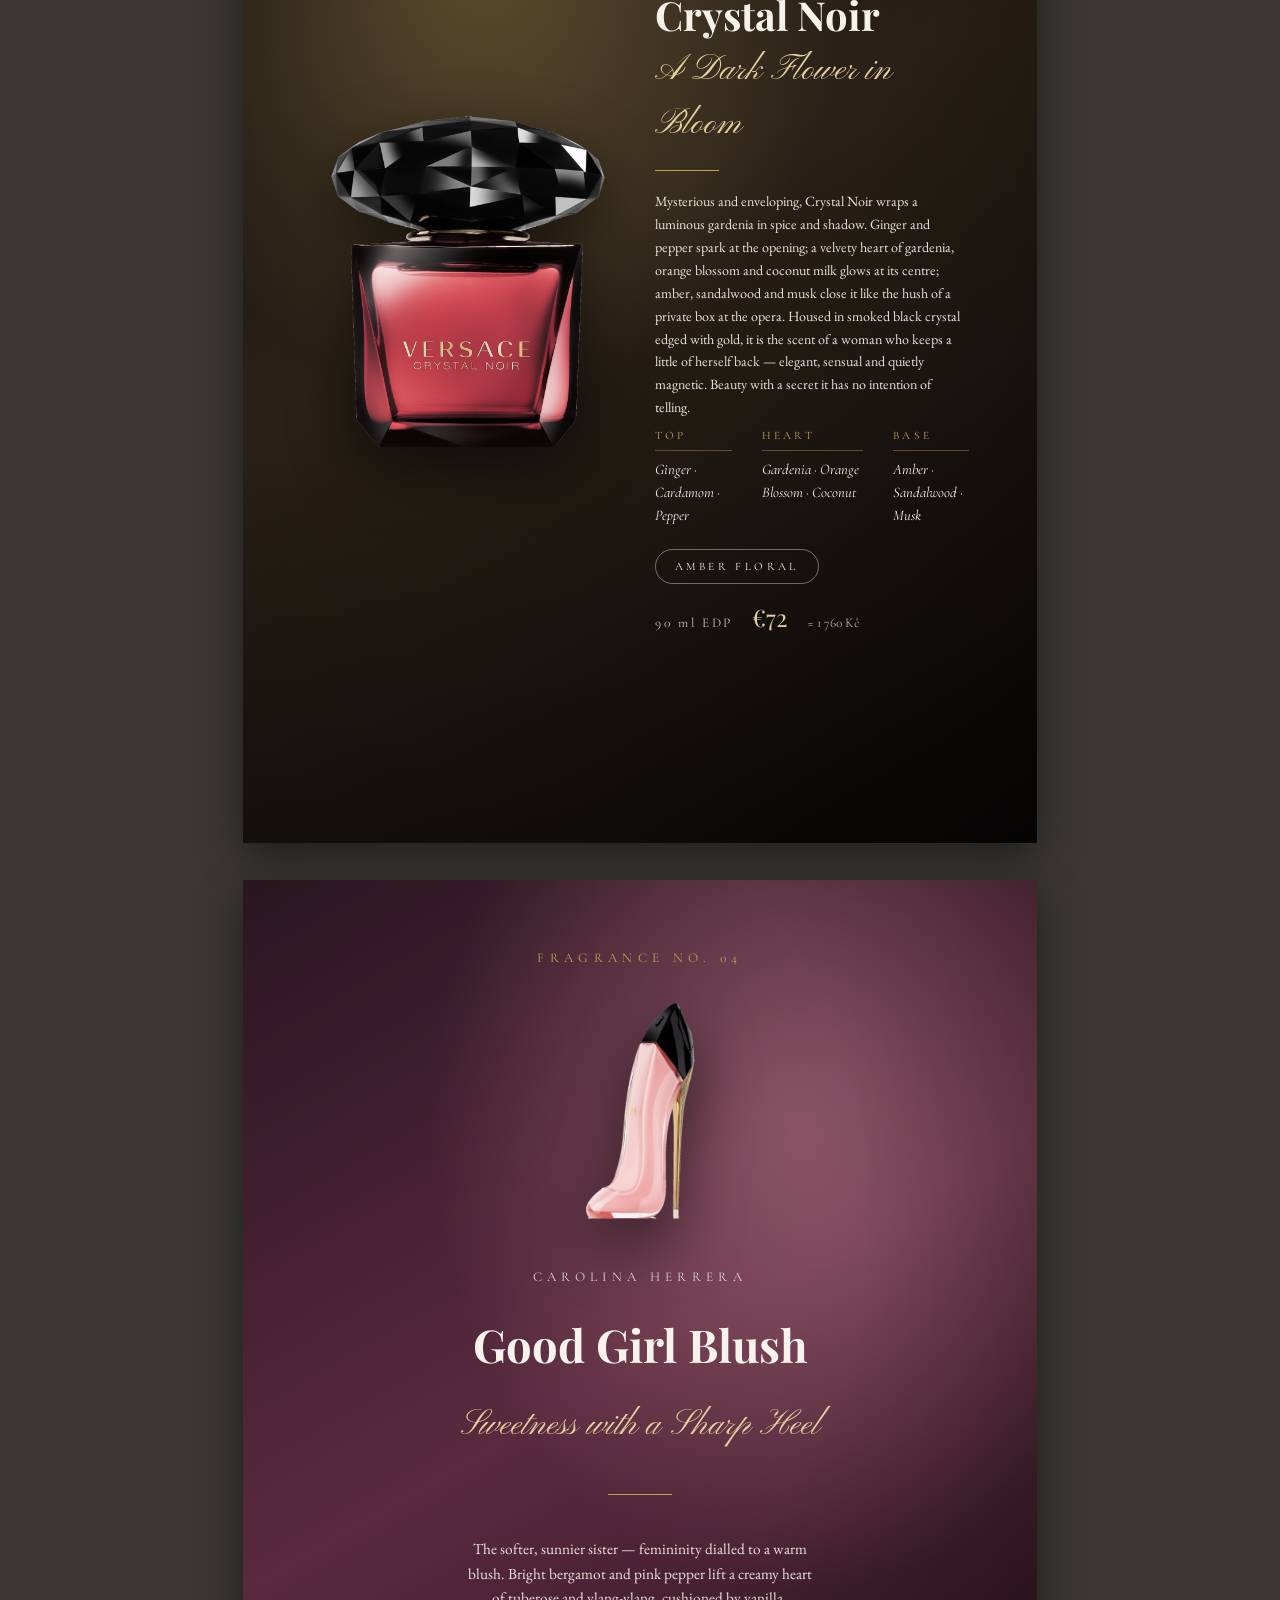
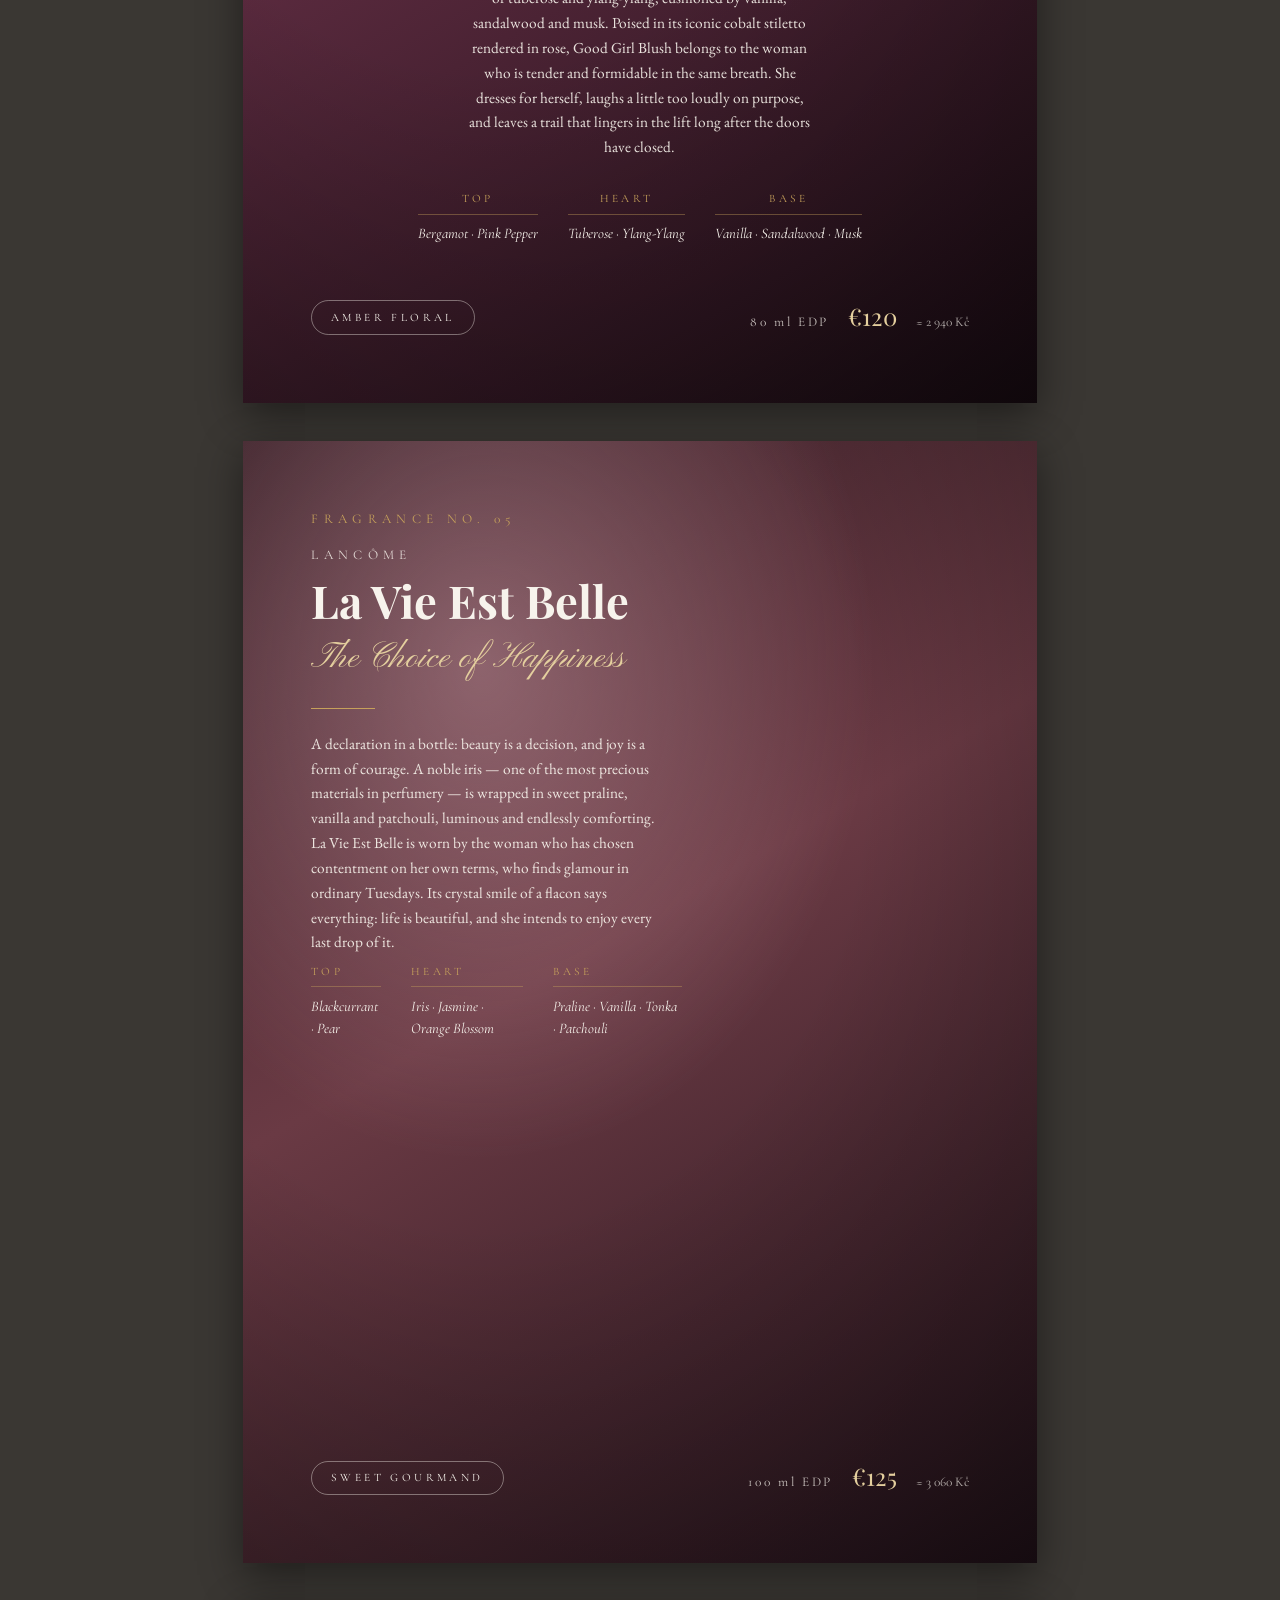
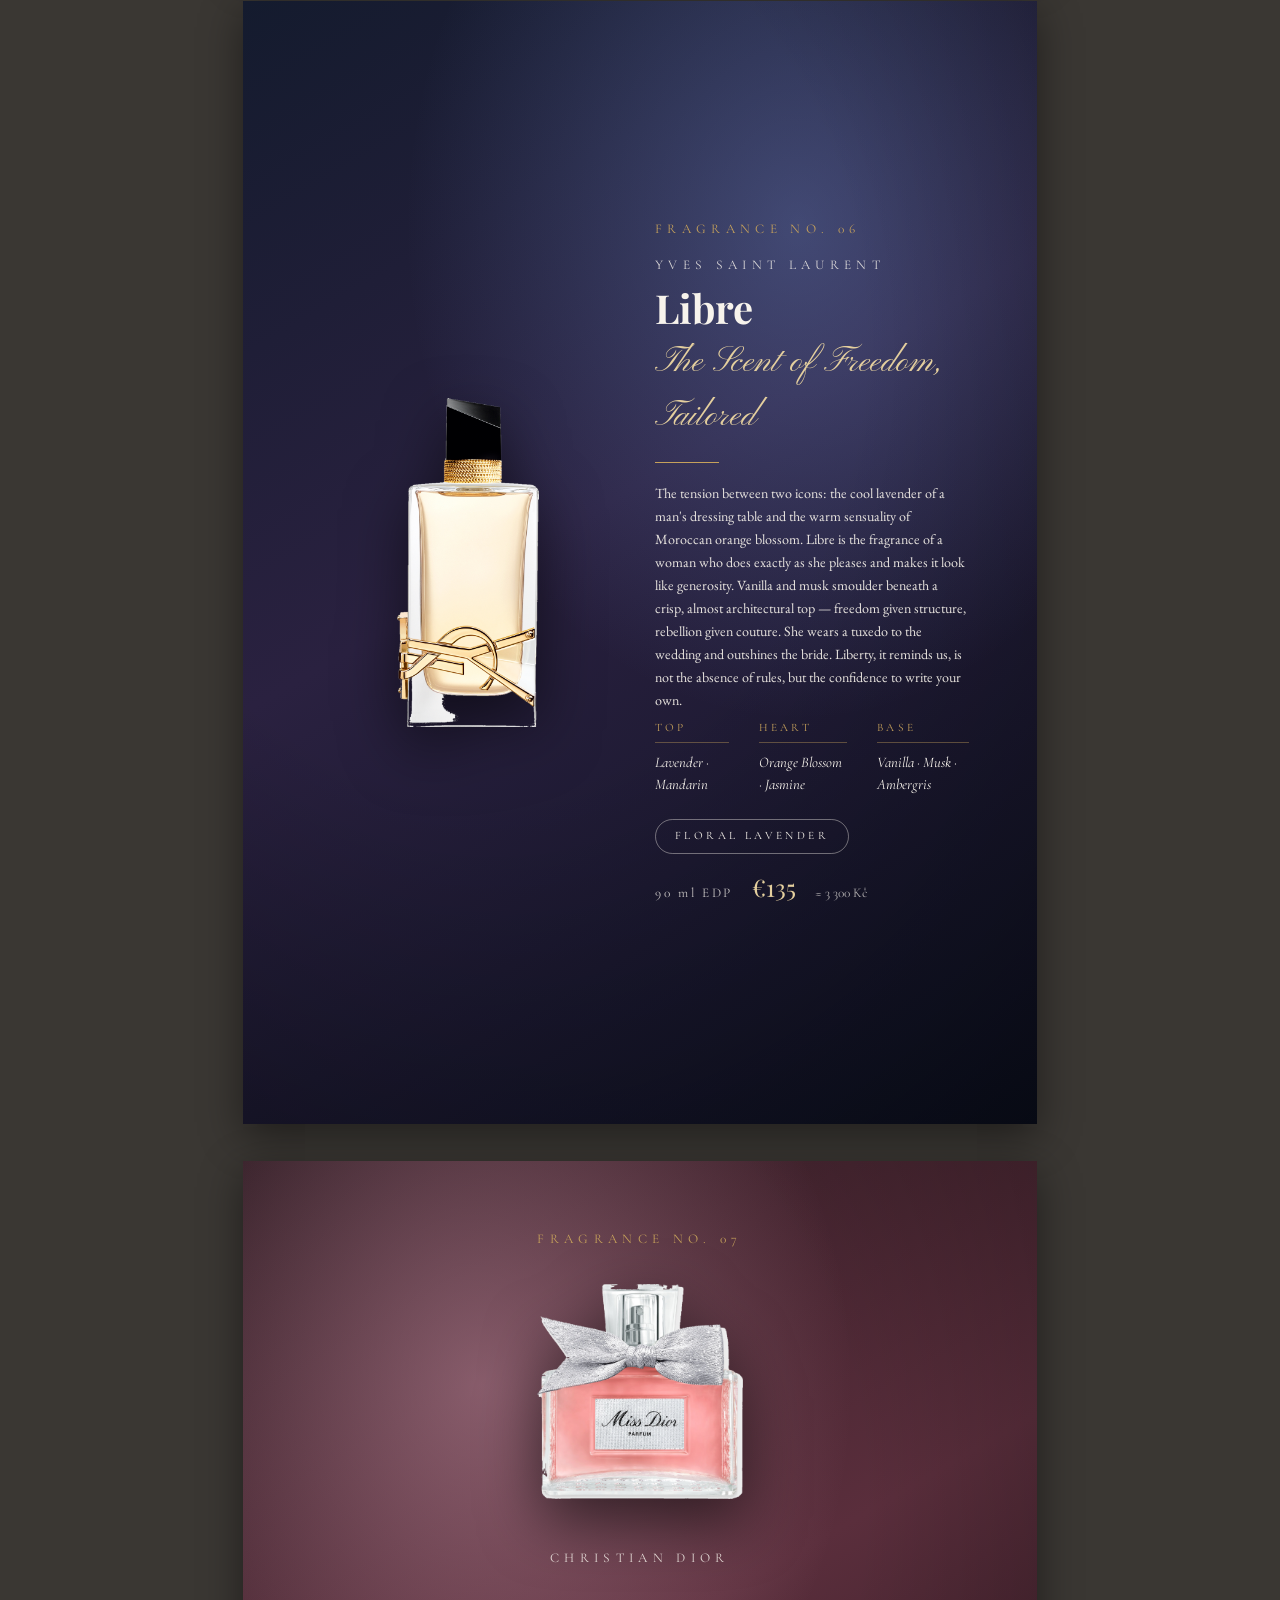
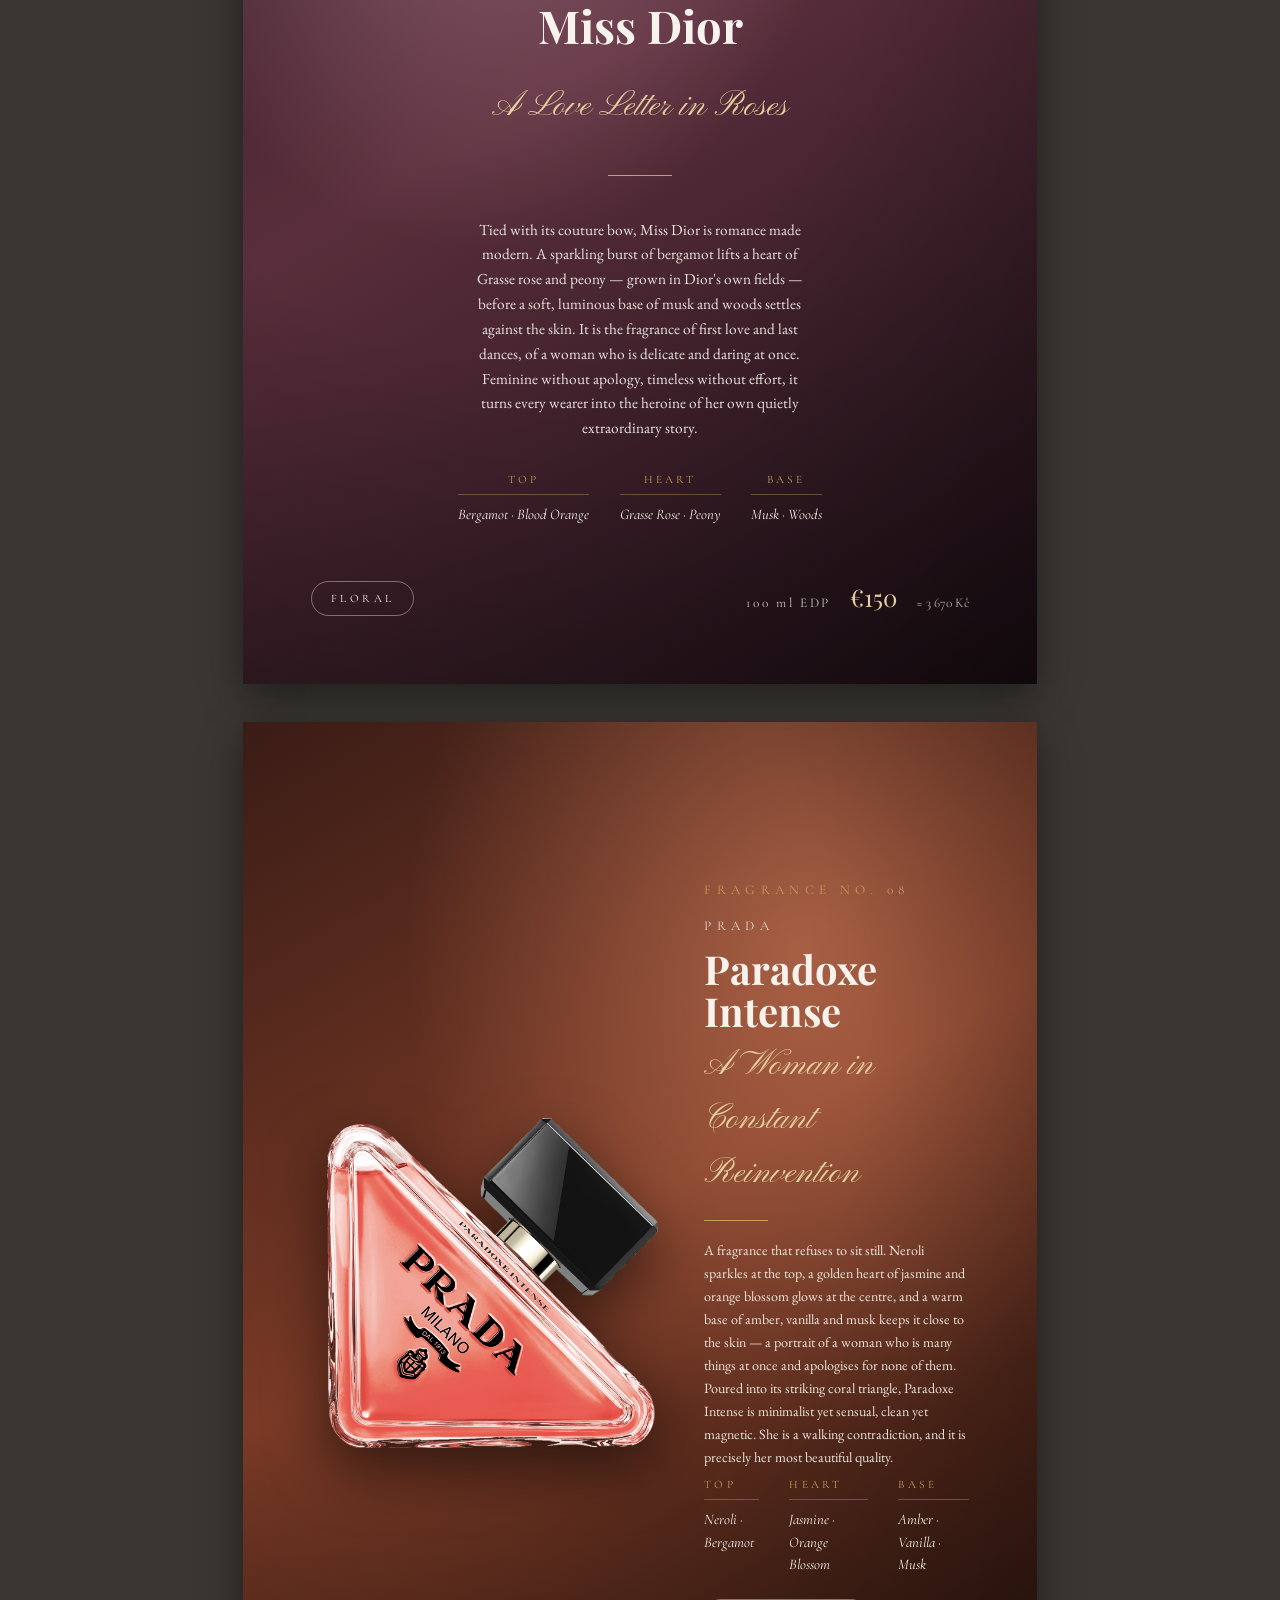
<file: catalogue.html>
<!DOCTYPE html>
<html lang="en">
<head>
<meta charset="UTF-8">
<meta name="viewport" content="width=device-width, initial-scale=1.0">
<title>AURÉLIA · Maison de Parfums — The Collector's Edition</title>
<link rel="preconnect" href="https://fonts.googleapis.com">
<link rel="preconnect" href="https://fonts.gstatic.com" crossorigin>
<link href="https://fonts.googleapis.com/css2?family=Playfair+Display:ital,wght@0,400;0,700;0,900;1,400;1,700&family=Cormorant+Garamond:ital,wght@0,400;0,500;0,600;1,400;1,500&family=EB+Garamond:ital,wght@0,400;0,500;1,400&family=Pinyon+Script&display=swap" rel="stylesheet">
<link rel="stylesheet" href="styles.css">
</head>
<body>

<div class="toolbar no-print">AURÉLIA · Press Ctrl + P → Save as PDF · A4 · Background graphics ON</div>

<!-- COVER -->
<section class="page cover">
  <div class="glints">
    <span style="top:14%;left:22%"></span><span style="top:20%;left:70%"></span>
    <span style="top:33%;left:40%"></span><span style="top:48%;left:80%"></span>
    <span style="top:62%;left:18%"></span><span style="top:72%;left:58%"></span>
    <span style="top:80%;left:35%"></span><span style="top:26%;left:52%"></span>
    <span style="top:56%;left:48%"></span><span style="top:68%;left:78%"></span>
  </div>
  <div class="pad">
    <div style="margin-top:8mm"><p class="eyebrow center">Maison de Parfums · Est. 1927 · London — Grasse</p></div>
    <div class="center">
      <span class="monogram" style="width:26mm;height:26mm;font-size:20pt;color:var(--champagne-lt);margin-bottom:12mm">Æ</span>
      <div class="name-lg">Aurélia</div>
      <p class="script" style="font-size:30pt;color:var(--champagne-lt);margin-top:6mm">Where Fragrance Becomes Art</p>
      <hr class="rule center long" style="margin-top:10mm">
      <p class="sub upper tracked" style="font-size:11pt;margin-top:8mm;color:rgba(247,243,236,.8)">The Collector's Edition</p>
    </div>
    <div class="center" style="margin-bottom:6mm">
      <p class="sub upper tracked-sm" style="font-size:9pt;color:rgba(247,243,236,.6)">Volume I · The Fragrance Wardrobe</p>
    </div>
  </div>
</section>

<!-- MANIFESTO -->
<section class="page info frame double">
  <div class="pad" style="justify-content:center">
    <p class="eyebrow center">The Manifesto</p>
    <hr class="rule center" style="margin:6mm auto 12mm">
    <p class="display center italic" style="font-size:24pt;line-height:1.4;color:var(--ink)">
      We do not sell perfume.<br>We bottle memory, desire, and the<br>quiet architecture of a life lived beautifully.
    </p>
    <hr class="rule center" style="margin:12mm auto">
    <div class="two-col" style="margin-top:6mm;font-size:11.5pt;color:#4a4137">
      <p>At Aurélia, scent is treated as couture — measured, draped, and finished by hand. Each composition begins not with a formula, but with a feeling: the hush of a Mayfair salon at dusk, the first cool breath of a Provençal garden, the warmth of candlelight on gilded silk.</p>
      <p>We believe luxury is not loudness. It is restraint made unforgettable. It is the confidence to leave a room and be remembered by the trace you leave behind — an invisible signature, more intimate than any garment.</p>
      <p>This volume is our love letter to the art of the flacon. Within it, we have curated the world's most desired fragrances into a single wardrobe of emotion, each one given the stage of a gallery rather than the shelf of a shop.</p>
    </div>
  </div>
  <div class="page-num">II</div>
</section>

<!-- FOUNDER -->
<section class="page info">
  <div class="running-head">A Word from the Founder</div>
  <div class="pad" style="justify-content:center">
    <p class="eyebrow">Lettre de la Fondatrice</p>
    <h1 class="h-section" style="margin:6mm 0 4mm">A House Built on<br>a Single Breath</h1>
    <hr class="rule">
    <div class="body-col" style="margin-top:8mm;max-width:150mm">
      <p class="first">When my grandmother arrived in Grasse in 1927 with nothing but a velvet notebook and an extraordinary nose, she was told that a woman could not own a perfume house. She built one anyway — brick by brick, blossom by blossom — on a single conviction: that fragrance is the most honest luxury of all, because it cannot be shown, only felt.</p>
      <p>Nearly a century later, Aurélia remains guided by her belief that a scent should tell a story worthy of the person who wears it. We do not chase trends. We compose heirlooms. Every fragrance in this collection has been chosen because it does what she demanded of all great perfume: it makes an ordinary moment feel like a chapter in a novel.</p>
      <p>I invite you to move slowly through these pages, as you would through a private gallery. Somewhere within them is a scent that already belongs to you.</p>
      <p class="signature" style="margin-top:8mm">Aurélia Devereux</p>
      <p class="sub upper tracked-sm" style="font-size:9pt;color:var(--champagne)">Founder &amp; Creative Director</p>
    </div>
  </div>
  <div class="page-num">III</div>
</section>

<!-- HERITAGE -->
<section class="page info">
  <div class="running-head">Heritage</div>
  <div class="pad">
    <p class="eyebrow">1927 — Present</p>
    <h1 class="h-section" style="margin:5mm 0 3mm">A Century in Bloom</h1>
    <hr class="rule">
    <p class="lede" style="margin-top:8mm;max-width:150mm">From a single atelier in Grasse to the fragrance halls of London, four generations of quiet obsession.</p>
    <div style="margin-top:12mm" class="stack">
      <div class="gap-row"><div class="h-lg gold" style="min-width:30mm">1927</div><p style="max-width:120mm">Aurélia Devereux the elder opens a two-room atelier above a jasmine field, blending by candlelight for a private circle of couturières and stage actresses.</p></div>
      <hr class="rule long">
      <div class="gap-row"><div class="h-lg gold" style="min-width:30mm">1958</div><p style="max-width:120mm">The Maison unveils its first boutique on Bruton Street, London — a marble salon where scent is served like champagne, by appointment only.</p></div>
      <hr class="rule long">
      <div class="gap-row"><div class="h-lg gold" style="min-width:30mm">1994</div><p style="max-width:120mm">Aurélia pioneers the "fragrance wardrobe" — the idea that a person deserves not one signature scent, but a curated collection for every facet of a life.</p></div>
      <hr class="rule long">
      <div class="gap-row"><div class="h-lg gold" style="min-width:30mm">Today</div><p style="max-width:120mm">Guided by the founder's granddaughter, the house curates the finest fragrances in the world, presenting them as the art objects they have always been.</p></div>
    </div>
  </div>
  <div class="page-num">IV</div>
</section>

<!-- COLLECTION INTRO -->
<section class="page info frame">
  <div class="pad" style="justify-content:center">
    <p class="eyebrow center">The Collection</p>
    <hr class="rule center" style="margin:6mm auto 10mm">
    <h1 class="h-section center" style="font-size:34pt">Fourteen Worlds,<br>One Wardrobe</h1>
    <p class="lede center" style="margin:10mm auto 0;max-width:140mm">
      What follows is not a catalogue of products, but an anthology of atmospheres. Each of our 14 fragrances is photographed as the art object it is, then given its own visual world — its own light, its own hour, its own mood.
    </p>
    <div class="grid-3" style="margin-top:16mm">
      <div class="center"><p class="script" style="font-size:28pt;color:var(--champagne)">Elle</p><p class="sub upper tracked-sm" style="font-size:9pt;margin-top:2mm">The Women's Collection</p></div>
      <div class="center"><p class="script" style="font-size:28pt;color:var(--champagne)">Lui</p><p class="sub upper tracked-sm" style="font-size:9pt;margin-top:2mm">The Men's Collection</p></div>
      <div class="center"><p class="script" style="font-size:28pt;color:var(--champagne)">Sans Genre</p><p class="sub upper tracked-sm" style="font-size:9pt;margin-top:2mm">The Signature Exclusive</p></div>
    </div>
    <p class="sub center italic" style="margin-top:16mm;font-size:13pt;color:#6a5f52">Turn the page slowly. Some of these you will recognise. All of them, you will want.</p>
  </div>
  <div class="page-num">V</div>
</section>

<section class="page divider women">
  <div class="idx">I</div>
  <div class="pad">
    <p class="script" style="font-size:36pt;color:var(--champagne-lt)">Pour Elle</p>
    <h1 class="h-section">The Women's Collection</h1>
    <hr class="rule center long" style="margin:8mm auto">
    <p class="sub italic center" style="font-size:15pt;max-width:120mm;color:rgba(247,243,236,.85)">Roses that remember. Vanilla that lingers. Fragrances for women who never once asked permission to be extraordinary.</p>
  </div>
</section>

<section class="page fragrance layout-hero vignette">
  <div class="world" style="background:radial-gradient(90% 80% at 30% 20%, rgba(190,80,120,.5), transparent 55%), linear-gradient(150deg,#3a0f22,#6a1a38 45%,#200a14)"></div>
  <div class="pad frag-head">
    <div style="max-width:98mm">
      <p class="num">Fragrance No. 01</p><p class="house">Emporio Armani</p>
      <h2 class="title">Power of You</h2><p class="kicker">Her Strength, Made Visible</p>
      <hr class="rule" style="margin:6mm 0">
      <p class="narrative">A fragrance about the quiet power of belonging to no one but yourself. A juicy burst of raspberry and pink pepper opens like a smile that means it, before a couture heart of jasmine and peony gives way to a warm base of vanilla, tonka and patchouli. Power of You is worn by the woman who walks into her own life as if she designed it — because she did. Bold, romantic and utterly self-possessed, it turns confidence into something you can wear on the skin.</p>
      <div class="notes"><div class="col"><div class="lbl">Top</div><p>Raspberry · Pink Pepper</p></div><div class="col"><div class="lbl">Heart</div><p>Jasmine · Peony</p></div><div class="col"><div class="lbl">Base</div><p>Vanilla · Tonka · Patchouli</p></div></div>
    </div>
    <div class="mt-auto flex-between">
      <span class="family-chip">Amber Floral</span><div class="price-tag"><span class="size">100 ml EDP</span><span class="price">€95</span><span class="czk">≈ 2 320 Kč</span></div>
    </div>
  </div>
  <div class="bottle has-photo" style="width:62mm;height:96mm"><img class="photo" src="images/armani-power-of-you.png" alt="Power of You bottle" onerror="this.closest(&#39;.bottle&#39;).classList.remove(&#39;has-photo&#39;);this.remove()"></div>
</section>

<section class="page fragrance layout-museum vignette">
  <div class="world" style="background:radial-gradient(80% 70% at 70% 20%, rgba(198,161,91,.4), transparent 55%), linear-gradient(150deg,#0a0908,#241a12 45%,#070605)"></div>
  <div class="pad frag-head" style="align-items:center;text-align:center;justify-content:center">
    <p class="num">Fragrance No. 02</p>
    <div class="bottle has-photo" style="width:67mm;height:96mm"><img class="photo" src="images/black-opium.png" alt="Black Opium bottle" onerror="this.closest(&#39;.bottle&#39;).classList.remove(&#39;has-photo&#39;);this.remove()"></div>
    <p class="house" style="margin-top:4mm">Yves Saint Laurent</p>
    <h2 class="title" style="font-size:34pt">Black Opium</h2>
    <p class="kicker">Midnight, Poured Over Coffee</p>
    <hr class="rule center" style="margin:5mm auto">
    <p class="narrative center" style="margin:0 auto">A shot of black coffee laced with vanilla and white flowers — the scent of the after-hours, of a leather jacket thrown over an evening gown, of a city that never quite goes to sleep. Adrenalising and addictive, it belongs to the woman who is the last to leave and the first thing everyone remembers. Warm, dark and gloriously unrepentant, Black Opium is not about being good. It is about being unforgettable — a glittering flacon that catches the light exactly as she does.</p>
    <div class="notes" style="justify-content:center"><div class="col"><div class="lbl">Top</div><p>Pear · Pink Pepper</p></div><div class="col"><div class="lbl">Heart</div><p>Coffee · Jasmine · Orange Blossom</p></div><div class="col"><div class="lbl">Base</div><p>Vanilla · Patchouli · Cedar</p></div></div>
    <div class="flex-between" style="width:100%;margin-top:8mm">
      <span class="family-chip">Amber Vanilla</span><div class="price-tag"><span class="size">90 ml EDP</span><span class="price">€140</span><span class="czk">≈ 3 430 Kč</span></div>
    </div>
  </div>
</section>

<section class="page fragrance layout-split vignette">
  <div class="world" style="background:radial-gradient(85% 75% at 30% 20%, rgba(198,161,91,.38), transparent 55%), linear-gradient(150deg,#100e0c,#2a2118 45%,#080706)"></div>
  <div class="pad">
    <div class="bottle has-photo" style="width:81mm;height:96mm"><img class="photo" src="images/crystal-noir.png" alt="Crystal Noir bottle" onerror="this.closest(&#39;.bottle&#39;).classList.remove(&#39;has-photo&#39;);this.remove()"></div>
    <div class="frag-head">
      <p class="num">Fragrance No. 03</p><p class="house">Versace</p>
      <h2 class="title" style="font-size:30pt">Crystal Noir</h2>
      <p class="kicker">A Dark Flower in Bloom</p>
      <hr class="rule" style="margin:5mm 0">
      <p class="narrative" style="font-size:10.6pt">Mysterious and enveloping, Crystal Noir wraps a luminous gardenia in spice and shadow. Ginger and pepper spark at the opening; a velvety heart of gardenia, orange blossom and coconut milk glows at its centre; amber, sandalwood and musk close it like the hush of a private box at the opera. Housed in smoked black crystal edged with gold, it is the scent of a woman who keeps a little of herself back — elegant, sensual and quietly magnetic. Beauty with a secret it has no intention of telling.</p>
      <div class="notes"><div class="col"><div class="lbl">Top</div><p>Ginger · Cardamom · Pepper</p></div><div class="col"><div class="lbl">Heart</div><p>Gardenia · Orange Blossom · Coconut</p></div><div class="col"><div class="lbl">Base</div><p>Amber · Sandalwood · Musk</p></div></div>
      <div style="margin-top:6mm">
        <span class="family-chip">Amber Floral</span>
        <div style="margin-top:4mm"><div class="price-tag"><span class="size">90 ml EDP</span><span class="price">€72</span><span class="czk">≈ 1 760 Kč</span></div></div>
      </div>
    </div>
  </div>
</section>

<section class="page fragrance layout-museum vignette">
  <div class="world" style="background:radial-gradient(85% 75% at 70% 22%, rgba(210,140,160,.45), transparent 55%), linear-gradient(150deg,#2a1620,#5a2a3e 45%,#180b12)"></div>
  <div class="pad frag-head" style="align-items:center;text-align:center;justify-content:center">
    <p class="num">Fragrance No. 04</p>
    <div class="bottle has-photo" style="width:52mm;height:96mm"><img class="photo" src="images/good-girl-blush.png" alt="Good Girl Blush bottle" onerror="this.closest(&#39;.bottle&#39;).classList.remove(&#39;has-photo&#39;);this.remove()"></div>
    <p class="house" style="margin-top:4mm">Carolina Herrera</p>
    <h2 class="title" style="font-size:34pt">Good Girl Blush</h2>
    <p class="kicker">Sweetness with a Sharp Heel</p>
    <hr class="rule center" style="margin:5mm auto">
    <p class="narrative center" style="margin:0 auto">The softer, sunnier sister — femininity dialled to a warm blush. Bright bergamot and pink pepper lift a creamy heart of tuberose and ylang-ylang, cushioned by vanilla, sandalwood and musk. Poised in its iconic cobalt stiletto rendered in rose, Good Girl Blush belongs to the woman who is tender and formidable in the same breath. She dresses for herself, laughs a little too loudly on purpose, and leaves a trail that lingers in the lift long after the doors have closed.</p>
    <div class="notes" style="justify-content:center"><div class="col"><div class="lbl">Top</div><p>Bergamot · Pink Pepper</p></div><div class="col"><div class="lbl">Heart</div><p>Tuberose · Ylang-Ylang</p></div><div class="col"><div class="lbl">Base</div><p>Vanilla · Sandalwood · Musk</p></div></div>
    <div class="flex-between" style="width:100%;margin-top:8mm">
      <span class="family-chip">Amber Floral</span><div class="price-tag"><span class="size">80 ml EDP</span><span class="price">€120</span><span class="czk">≈ 2 940 Kč</span></div>
    </div>
  </div>
</section>

<section class="page fragrance layout-hero vignette">
  <div class="world" style="background:radial-gradient(90% 80% at 30% 20%, rgba(230,180,190,.4), transparent 55%), linear-gradient(150deg,#3a2028,#6a3a44 45%,#22121a)"></div>
  <div class="pad frag-head">
    <div style="max-width:98mm">
      <p class="num">Fragrance No. 05</p><p class="house">Lancôme</p>
      <h2 class="title">La Vie Est Belle</h2><p class="kicker">The Choice of Happiness</p>
      <hr class="rule" style="margin:6mm 0">
      <p class="narrative">A declaration in a bottle: beauty is a decision, and joy is a form of courage. A noble iris — one of the most precious materials in perfumery — is wrapped in sweet praline, vanilla and patchouli, luminous and endlessly comforting. La Vie Est Belle is worn by the woman who has chosen contentment on her own terms, who finds glamour in ordinary Tuesdays. Its crystal smile of a flacon says everything: life is beautiful, and she intends to enjoy every last drop of it.</p>
      <div class="notes"><div class="col"><div class="lbl">Top</div><p>Blackcurrant · Pear</p></div><div class="col"><div class="lbl">Heart</div><p>Iris · Jasmine · Orange Blossom</p></div><div class="col"><div class="lbl">Base</div><p>Praline · Vanilla · Tonka · Patchouli</p></div></div>
    </div>
    <div class="mt-auto flex-between">
      <span class="family-chip">Sweet Gourmand</span><div class="price-tag"><span class="size">100 ml EDP</span><span class="price">€125</span><span class="czk">≈ 3 060 Kč</span></div>
    </div>
  </div>
  <div class="bottle has-photo" style="width:74mm;height:96mm"><img class="photo" src="images/la-vie-est-belle.png" alt="La Vie Est Belle bottle" onerror="this.closest(&#39;.bottle&#39;).classList.remove(&#39;has-photo&#39;);this.remove()"></div>
</section>

<section class="page fragrance layout-split vignette">
  <div class="world" style="background:radial-gradient(90% 80% at 70% 20%, rgba(120,150,220,.35), transparent 55%), linear-gradient(150deg,#141b2e,#2a2140 45%,#0c1020)"></div>
  <div class="pad">
    <div class="bottle has-photo" style="width:46mm;height:96mm"><img class="photo" src="images/libre.png" alt="Libre bottle" onerror="this.closest(&#39;.bottle&#39;).classList.remove(&#39;has-photo&#39;);this.remove()"></div>
    <div class="frag-head">
      <p class="num">Fragrance No. 06</p><p class="house">Yves Saint Laurent</p>
      <h2 class="title" style="font-size:30pt">Libre</h2>
      <p class="kicker">The Scent of Freedom, Tailored</p>
      <hr class="rule" style="margin:5mm 0">
      <p class="narrative" style="font-size:10.6pt">The tension between two icons: the cool lavender of a man's dressing table and the warm sensuality of Moroccan orange blossom. Libre is the fragrance of a woman who does exactly as she pleases and makes it look like generosity. Vanilla and musk smoulder beneath a crisp, almost architectural top — freedom given structure, rebellion given couture. She wears a tuxedo to the wedding and outshines the bride. Liberty, it reminds us, is not the absence of rules, but the confidence to write your own.</p>
      <div class="notes"><div class="col"><div class="lbl">Top</div><p>Lavender · Mandarin</p></div><div class="col"><div class="lbl">Heart</div><p>Orange Blossom · Jasmine</p></div><div class="col"><div class="lbl">Base</div><p>Vanilla · Musk · Ambergris</p></div></div>
      <div style="margin-top:6mm">
        <span class="family-chip">Floral Lavender</span>
        <div style="margin-top:4mm"><div class="price-tag"><span class="size">90 ml EDP</span><span class="price">€135</span><span class="czk">≈ 3 300 Kč</span></div></div>
      </div>
    </div>
  </div>
</section>

<section class="page fragrance layout-museum vignette">
  <div class="world" style="background:radial-gradient(85% 75% at 30% 20%, rgba(230,170,190,.42), transparent 55%), linear-gradient(150deg,#2e1a22,#5a2e3c 45%,#1a0e14)"></div>
  <div class="pad frag-head" style="align-items:center;text-align:center;justify-content:center">
    <p class="num">Fragrance No. 07</p>
    <div class="bottle has-photo" style="width:92mm;height:96mm"><img class="photo" src="images/miss-dior.png" alt="Miss Dior bottle" onerror="this.closest(&#39;.bottle&#39;).classList.remove(&#39;has-photo&#39;);this.remove()"></div>
    <p class="house" style="margin-top:4mm">Christian Dior</p>
    <h2 class="title" style="font-size:34pt">Miss Dior</h2>
    <p class="kicker">A Love Letter in Roses</p>
    <hr class="rule center" style="margin:5mm auto">
    <p class="narrative center" style="margin:0 auto">Tied with its couture bow, Miss Dior is romance made modern. A sparkling burst of bergamot lifts a heart of Grasse rose and peony — grown in Dior's own fields — before a soft, luminous base of musk and woods settles against the skin. It is the fragrance of first love and last dances, of a woman who is delicate and daring at once. Feminine without apology, timeless without effort, it turns every wearer into the heroine of her own quietly extraordinary story.</p>
    <div class="notes" style="justify-content:center"><div class="col"><div class="lbl">Top</div><p>Bergamot · Blood Orange</p></div><div class="col"><div class="lbl">Heart</div><p>Grasse Rose · Peony</p></div><div class="col"><div class="lbl">Base</div><p>Musk · Woods</p></div></div>
    <div class="flex-between" style="width:100%;margin-top:8mm">
      <span class="family-chip">Floral</span><div class="price-tag"><span class="size">100 ml EDP</span><span class="price">€150</span><span class="czk">≈ 3 670 Kč</span></div>
    </div>
  </div>
</section>

<section class="page fragrance layout-split vignette">
  <div class="world" style="background:radial-gradient(90% 80% at 70% 20%, rgba(240,150,110,.45), transparent 55%), linear-gradient(150deg,#3a1c16,#7a3a26 45%,#1c0e0a)"></div>
  <div class="pad">
    <div class="bottle has-photo" style="width:96mm;height:96mm"><img class="photo" src="images/paradoxe.png" alt="Paradoxe Intense bottle" onerror="this.closest(&#39;.bottle&#39;).classList.remove(&#39;has-photo&#39;);this.remove()"></div>
    <div class="frag-head">
      <p class="num">Fragrance No. 08</p><p class="house">Prada</p>
      <h2 class="title" style="font-size:30pt">Paradoxe Intense</h2>
      <p class="kicker">A Woman in Constant Reinvention</p>
      <hr class="rule" style="margin:5mm 0">
      <p class="narrative" style="font-size:10.6pt">A fragrance that refuses to sit still. Neroli sparkles at the top, a golden heart of jasmine and orange blossom glows at the centre, and a warm base of amber, vanilla and musk keeps it close to the skin — a portrait of a woman who is many things at once and apologises for none of them. Poured into its striking coral triangle, Paradoxe Intense is minimalist yet sensual, clean yet magnetic. She is a walking contradiction, and it is precisely her most beautiful quality.</p>
      <div class="notes"><div class="col"><div class="lbl">Top</div><p>Neroli · Bergamot</p></div><div class="col"><div class="lbl">Heart</div><p>Jasmine · Orange Blossom</p></div><div class="col"><div class="lbl">Base</div><p>Amber · Vanilla · Musk</p></div></div>
      <div style="margin-top:6mm">
        <span class="family-chip">Amber Floral</span>
        <div style="margin-top:4mm"><div class="price-tag"><span class="size">90 ml EDP</span><span class="price">€145</span><span class="czk">≈ 3 550 Kč</span></div></div>
      </div>
    </div>
  </div>
</section>

<section class="page fragrance layout-campaign vignette">
  <div class="world" style="background:radial-gradient(90% 80% at 30% 22%, rgba(180,40,70,.5), transparent 55%), linear-gradient(150deg,#2a0c16,#6a1428 45%,#160610)"></div>
  <div class="pad frag-head">
    <p class="num">Fragrance No. 09</p><p class="house">Valentino</p>
    <div style="margin-top:auto">
      <p class="bigtype gold">BORN IN ROMA · INTENSE</p>
      <p class="kicker" style="margin-top:2mm">Ancient City, Future Attitude</p>
      <div class="flex-between" style="align-items:flex-end;margin-top:6mm">
        <p class="narrative">Sealed beneath its bold crimson V, this is the eternal city seen through studded couture. Blackcurrant and bergamot crack open over a heart of jasmine grandiflorum and iris, before a smooth, addictive base of vanilla bourbon, leather and amber. Reverent of the past and entirely unafraid of the future, it belongs to the woman who wears trainers to the opera and somehow looks more elegant for it. Bold, magnetic and unmistakably now — a modern Roman holiday in a single spray.</p>
        <div style="text-align:right;min-width:70mm">
          <div class="notes"><div class="col"><div class="lbl">Top</div><p>Blackcurrant · Bergamot</p></div><div class="col"><div class="lbl">Heart</div><p>Jasmine Grandiflorum · Iris</p></div><div class="col"><div class="lbl">Base</div><p>Vanilla Bourbon · Leather · Amber</p></div></div>
          <div class="flex-between" style="justify-content:flex-end;gap:6mm;margin-top:6mm">
            <span class="family-chip">Amber Floral</span><div class="price-tag" style="justify-content:flex-end"><span class="size">100 ml EDP</span><span class="price">€130</span><span class="czk">≈ 3 180 Kč</span></div>
          </div>
        </div>
      </div>
    </div>
  </div>
  <div class="bottle has-photo" style="width:89mm;height:96mm"><img class="photo" src="images/valentino-vendetta.png" alt="Born In Roma · Intense bottle" onerror="this.closest(&#39;.bottle&#39;).classList.remove(&#39;has-photo&#39;);this.remove()"></div>
</section>

<section class="page divider men">
  <div class="idx">II</div>
  <div class="pad">
    <p class="script" style="font-size:36pt;color:var(--champagne-lt)">Pour Lui</p>
    <h1 class="h-section">The Men's Collection</h1>
    <hr class="rule center long" style="margin:8mm auto">
    <p class="sub italic center" style="font-size:15pt;max-width:120mm;color:rgba(247,243,236,.85)">Cardamom and cedar. Sea spray and quiet authority. Scents for the man who need not raise his voice to be heard.</p>
  </div>
</section>

<section class="page fragrance layout-museum vignette">
  <div class="world" style="background:radial-gradient(85% 75% at 30% 20%, rgba(150,60,60,.35), transparent 55%), linear-gradient(150deg,#1a0e0c,#3a1a18 45%,#0c0605)"></div>
  <div class="pad frag-head" style="align-items:center;text-align:center;justify-content:center">
    <p class="num">Fragrance No. 10</p>
    <div class="bottle has-photo" style="width:95mm;height:82mm"><img class="photo" src="images/born-in-roma-uomo.png" alt="Uomo Born In Roma bottle" onerror="this.closest(&#39;.bottle&#39;).classList.remove(&#39;has-photo&#39;);this.remove()"></div>
    <p class="house" style="margin-top:4mm">Valentino</p>
    <h2 class="title" style="font-size:34pt">Uomo Born In Roma</h2>
    <p class="kicker">The Modern Roman</p>
    <hr class="rule center" style="margin:5mm auto">
    <p class="narrative center" style="margin:0 auto">Heritage and rebellion, cast in studded black and oxblood glass. A cool jolt of ginger and violet leaf opens over an aromatic heart of vetiver and clary sage, grounded by tonka, woods and a clean mineral accord that feels like marble under midday sun. Uomo Born In Roma is worn by the man who honours where he comes from and answers only to where he is going. Contemporary, confident and quietly commanding — the eternal city dressed for a very modern night.</p>
    <div class="notes" style="justify-content:center"><div class="col"><div class="lbl">Top</div><p>Ginger · Violet Leaf</p></div><div class="col"><div class="lbl">Heart</div><p>Vetiver · Clary Sage</p></div><div class="col"><div class="lbl">Base</div><p>Tonka · Woods · Mineral Accord</p></div></div>
    <div class="flex-between" style="width:100%;margin-top:8mm">
      <span class="family-chip">Aromatic Fougère</span><div class="price-tag"><span class="size">100 ml EDT</span><span class="price">€110</span><span class="czk">≈ 2 690 Kč</span></div>
    </div>
  </div>
</section>

<section class="page fragrance layout-split vignette">
  <div class="world" style="background:radial-gradient(90% 80% at 70% 20%, rgba(90,120,200,.4), transparent 55%), linear-gradient(150deg,#0c1428,#1e2c4a 45%,#070c18)"></div>
  <div class="pad">
    <div class="bottle has-photo" style="width:49mm;height:96mm"><img class="photo" src="images/le-male-le-parfum.png" alt="Le Male Le Parfum bottle" onerror="this.closest(&#39;.bottle&#39;).classList.remove(&#39;has-photo&#39;);this.remove()"></div>
    <div class="frag-head">
      <p class="num">Fragrance No. 11</p><p class="house">Jean Paul Gaultier</p>
      <h2 class="title" style="font-size:30pt">Le Male Le Parfum</h2>
      <p class="kicker">Seduction, Turned Up</p>
      <hr class="rule" style="margin:5mm 0">
      <p class="narrative" style="font-size:10.6pt">The iconic sailor, stripped to pure temptation. Spicy cardamom flares over the house's signature lavender before a sumptuous base of vanilla, benzoin and amber woods pulls everything close and warm. Cast in deep midnight blue, Le Male Le Parfum is unapologetically sensual — the fragrance of a man who knows the effect he has and wears it lightly. Bold, addictive and impossibly smooth, it is charisma bottled: the last thing you notice before the night gets interesting, and the first thing you remember after.</p>
      <div class="notes"><div class="col"><div class="lbl">Top</div><p>Cardamom</p></div><div class="col"><div class="lbl">Heart</div><p>Lavender</p></div><div class="col"><div class="lbl">Base</div><p>Vanilla · Benzoin · Amber Woods</p></div></div>
      <div style="margin-top:6mm">
        <span class="family-chip">Amber Spicy</span>
        <div style="margin-top:4mm"><div class="price-tag"><span class="size">125 ml EDP Intense</span><span class="price">€110</span><span class="czk">≈ 2 690 Kč</span></div></div>
      </div>
    </div>
  </div>
</section>

<section class="page fragrance layout-museum vignette">
  <div class="world" style="background:radial-gradient(85% 75% at 30% 20%, rgba(90,150,210,.42), transparent 55%), linear-gradient(150deg,#0a1a2a,#16344e 45%,#060f18)"></div>
  <div class="pad frag-head" style="align-items:center;text-align:center;justify-content:center">
    <p class="num">Fragrance No. 12</p>
    <div class="bottle has-photo" style="width:58mm;height:96mm"><img class="photo" src="images/hawas-ice.png" alt="Hawas Ice bottle" onerror="this.closest(&#39;.bottle&#39;).classList.remove(&#39;has-photo&#39;);this.remove()"></div>
    <p class="house" style="margin-top:4mm">Rasasi</p>
    <h2 class="title" style="font-size:34pt">Hawas Ice</h2>
    <p class="kicker">Cool Water, Warm Intent</p>
    <hr class="rule center" style="margin:5mm auto">
    <p class="narrative center" style="margin:0 auto">A rush of cold air over warm skin. Sparkling bergamot, crisp apple and grapefruit open like sea spray, before a spiced heart of cardamom, cinnamon and jasmine reveals the intent beneath the freshness; ambergris, musk and oakmoss give it depth and remarkable staying power. Hawas Ice is the scent of a man at ease anywhere — deck of a yacht, corner of a bar, edge of a decision. Effortlessly fresh, quietly magnetic, and generous enough to fill a room without ever raising its voice.</p>
    <div class="notes" style="justify-content:center"><div class="col"><div class="lbl">Top</div><p>Bergamot · Apple · Grapefruit</p></div><div class="col"><div class="lbl">Heart</div><p>Cardamom · Cinnamon · Jasmine</p></div><div class="col"><div class="lbl">Base</div><p>Ambergris · Musk · Oakmoss</p></div></div>
    <div class="flex-between" style="width:100%;margin-top:8mm">
      <span class="family-chip">Aromatic Aquatic</span><div class="price-tag"><span class="size">100 ml EDP</span><span class="price">€55</span><span class="czk">≈ 1 350 Kč</span></div>
    </div>
  </div>
</section>

<section class="page fragrance layout-split vignette">
  <div class="world" style="background:radial-gradient(90% 80% at 70% 20%, rgba(60,150,110,.38), transparent 55%), linear-gradient(150deg,#0a1e16,#153a28 45%,#061410)"></div>
  <div class="pad">
    <div class="bottle has-photo" style="width:59mm;height:96mm"><img class="photo" src="images/paradigme.png" alt="Paradigme Le Parfum bottle" onerror="this.closest(&#39;.bottle&#39;).classList.remove(&#39;has-photo&#39;);this.remove()"></div>
    <div class="frag-head">
      <p class="num">Fragrance No. 13</p><p class="house">Prada</p>
      <h2 class="title" style="font-size:30pt">Paradigme Le Parfum</h2>
      <p class="kicker">A New Model of Man</p>
      <hr class="rule" style="margin:5mm 0">
      <p class="narrative" style="font-size:10.6pt">Refinement rewritten for a man with nothing left to prove. Bright bergamot and mandarin open with easy confidence; a heart of neroli and ambrette adds a soft, human warmth; cedar, amber and musk close it with understated authority. Housed in deep emerald glass, Paradigme Le Parfum is modern masculinity as quiet self-assurance rather than force. He listens more than he speaks and is remembered for both. Elegant, magnetic and beautifully composed — the new template, worn by the man who set it.</p>
      <div class="notes"><div class="col"><div class="lbl">Top</div><p>Bergamot · Mandarin</p></div><div class="col"><div class="lbl">Heart</div><p>Neroli · Ambrette</p></div><div class="col"><div class="lbl">Base</div><p>Cedar · Amber · Musk</p></div></div>
      <div style="margin-top:6mm">
        <span class="family-chip">Woody Amber</span>
        <div style="margin-top:4mm"><div class="price-tag"><span class="size">100 ml EDP</span><span class="price">€130</span><span class="czk">≈ 3 180 Kč</span></div></div>
      </div>
    </div>
  </div>
</section>

<section class="page divider unisex">
  <div class="idx">III</div>
  <div class="pad">
    <p class="script" style="font-size:36pt;color:var(--champagne-lt)">Sans Genre</p>
    <h1 class="h-section">The Signature Exclusive</h1>
    <hr class="rule center long" style="margin:8mm auto">
    <p class="sub italic center" style="font-size:15pt;max-width:120mm;color:rgba(247,243,236,.85)">Oud and amber, saffron and gold — too magnificent to belong to anyone but the person bold enough to wear it.</p>
  </div>
</section>

<section class="page fragrance layout-museum vignette">
  <div class="world" style="background:radial-gradient(80% 70% at 30% 22%, rgba(200,140,60,.45), transparent 55%), linear-gradient(150deg,#2a1608,#5a3212 45%,#160a04)"></div>
  <div class="pad frag-head" style="align-items:center;text-align:center;justify-content:center">
    <p class="num">Fragrance No. 14</p>
    <div class="bottle has-photo" style="width:70mm;height:96mm"><img class="photo" src="images/sharaf-blend.png" alt="Sharaf Blend bottle" onerror="this.closest(&#39;.bottle&#39;).classList.remove(&#39;has-photo&#39;);this.remove()"></div>
    <p class="house" style="margin-top:4mm">Zimaya</p>
    <h2 class="title" style="font-size:34pt">Sharaf Blend</h2>
    <p class="kicker">The Warmth of the East</p>
    <hr class="rule center" style="margin:5mm auto">
    <p class="narrative center" style="margin:0 auto">An opulent oriental poured, fittingly, into a vessel like cut crystal glowing with amber liquor. Saffron and nutmeg spark the opening; a sumptuous heart of rose, oud and patchouli unfolds with slow confidence; amber, musk and vanilla close it in a warm, resinous embrace. Sharaf Blend is honour made scent — generous, enveloping and utterly luxurious, the fragrance of long evenings, deep armchairs and conversations that matter. Worn by anyone bold enough to carry a little of the desert's gold on their skin.</p>
    <div class="notes" style="justify-content:center"><div class="col"><div class="lbl">Top</div><p>Saffron · Nutmeg</p></div><div class="col"><div class="lbl">Heart</div><p>Rose · Oud · Patchouli</p></div><div class="col"><div class="lbl">Base</div><p>Amber · Musk · Vanilla</p></div></div>
    <div class="flex-between" style="width:100%;margin-top:8mm">
      <span class="family-chip">Oriental Woody</span><div class="price-tag"><span class="size">100 ml EDP</span><span class="price">€60</span><span class="czk">≈ 1 470 Kč</span></div>
    </div>
  </div>
</section>

<!-- EDUCATION -->
<section class="page info">
  <div class="running-head">The Art of Wearing Fragrance</div>
  <div class="pad">
    <p class="eyebrow">The Maison Guide</p>
    <h1 class="h-section" style="margin:5mm 0 3mm">Reading a Perfume</h1>
    <hr class="rule">
    <p class="lede" style="margin-top:6mm;max-width:150mm">A fragrance is a story told in three acts. To understand it is to wear it better.</p>
    <div style="margin-top:12mm">
      <div class="education-row"><div class="step">I</div><div><h3 class="display" style="font-size:15pt">Top Notes — The First Impression</h3><p>The opening flourish: bright, volatile, and fleeting. Citrus, herbs and light fruits that greet you in the first fifteen minutes, then gracefully step aside.</p></div></div>
      <div class="education-row"><div class="step">II</div><div><h3 class="display" style="font-size:15pt">Heart Notes — The Character</h3><p>The soul of the fragrance, emerging as the top fades. Florals, spices and rich accords that define its personality and last for hours against the skin.</p></div></div>
      <div class="education-row"><div class="step">III</div><div><h3 class="display" style="font-size:15pt">Base Notes — The Memory</h3><p>The lasting trail — woods, resins, amber, musk and vanilla. This is the signature that lingers on a scarf the morning after, the part people remember.</p></div></div>
    </div>
    <hr class="rule long" style="margin:8mm 0">
    <div class="grid-3">
      <div><p class="script" style="font-size:20pt;color:var(--champagne)">Where</p><p>Apply to pulse points — wrists, the base of the throat, behind the ears — where warmth lifts the scent.</p></div>
      <div><p class="script" style="font-size:20pt;color:var(--champagne)">When</p><p>Spray onto moisturised skin after bathing; hydrated skin holds fragrance far longer than dry.</p></div>
      <div><p class="script" style="font-size:20pt;color:var(--champagne)">Never</p><p>Rub the wrists together. It bruises the delicate top notes and shortens the fragrance's life.</p></div>
    </div>
  </div>
  <div class="page-num">Guide</div>
</section>

<!-- GIFT SERVICES -->
<section class="page info frame">
  <div class="pad">
    <p class="eyebrow center">Maison Services</p>
    <h1 class="h-section center" style="margin:5mm 0">The Art of Giving</h1>
    <hr class="rule center">
    <p class="lede center" style="margin:8mm auto;max-width:140mm">Every gift from Aurélia is an occasion in itself — considered, personal, and unforgettable.</p>
    <div class="grid-2" style="margin-top:6mm">
      <div class="card-lux"><span class="n">01</span><h3>Hand Calligraphy</h3><p>A dedicated calligrapher inscribes your message on hand-pressed cotton card, sealed with the Maison's wax crest.</p></div>
      <div class="card-lux"><span class="n">02</span><h3>Fragrance Concierge</h3><p>An in-house perfumer helps you compose the perfect gift, matching scent to personality through a private consultation.</p></div>
      <div class="card-lux"><span class="n">03</span><h3>Engraving Atelier</h3><p>Selected flacons may be engraved with initials or a date, transforming a bottle into a keepsake.</p></div>
      <div class="card-lux"><span class="n">04</span><h3>White-Glove Delivery</h3><p>Presented in a lacquered coffret and delivered by hand within the city, at the hour of your choosing.</p></div>
    </div>
  </div>
  <div class="page-num">Services</div>
</section>

<!-- BESPOKE -->
<section class="page fragrance layout-museum vignette">
  <div class="world" style="background:radial-gradient(80% 70% at 70% 25%, rgba(180,120,60,.32), transparent 55%), linear-gradient(150deg,#1a0e08,#3a2010 45%,#0e0704)"></div>
  <div class="pad frag-head" style="align-items:center;text-align:center;justify-content:center">
    <p class="num">The Maison · Bespoke</p>
    <h2 class="title" style="font-size:36pt">The Coffret</h2>
    <p class="kicker">Packaging as an Object of Desire</p>
    <hr class="rule center" style="margin:6mm auto">
    <p class="narrative center" style="margin:0 auto 6mm">Every Aurélia acquisition arrives cocooned in a rigid box lined with champagne silk, closed by a magnetic clasp and finished in soft-touch lacquer. The wordmark is applied in genuine gold foil; the interior carries a hand-numbered certificate of the collection. For our Collector's tier, we offer lacquered wooden coffrets, embossed leather sleeves, and monogrammed travel cases — each made to order in our London atelier.</p>
    <div class="grid-3" style="width:100%;margin-top:4mm;color:var(--ivory)">
      <div class="center"><p class="script" style="font-size:22pt;color:var(--champagne-lt)">Silk</p><p style="font-size:10pt">Champagne-lined interiors</p></div>
      <div class="center"><p class="script" style="font-size:22pt;color:var(--champagne-lt)">Gold</p><p style="font-size:10pt">Genuine foil wordmark</p></div>
      <div class="center"><p class="script" style="font-size:22pt;color:var(--champagne-lt)">Leather</p><p style="font-size:10pt">Embossed, made to order</p></div>
    </div>
  </div>
</section>

<!-- STORE -->
<section class="page info">
  <div class="running-head">The Maison</div>
  <div class="pad">
    <p class="eyebrow">Visit Us</p>
    <h1 class="h-section" style="margin:5mm 0 3mm">The Salons</h1>
    <hr class="rule">
    <p class="lede" style="margin-top:6mm;max-width:150mm">Fragrance is meant to be experienced. We invite you to visit, by appointment, for a private consultation.</p>
    <div class="grid-2" style="margin-top:12mm">
      <div class="card-lux">
        <p class="script" style="font-size:24pt;color:var(--champagne)">London</p>
        <h3 style="margin-top:2mm">The Flagship Salon</h3>
        <p>12 Bruton Street<br>Mayfair, London W1J 6QE<br>United Kingdom</p>
        <hr class="rule" style="margin:5mm 0">
        <p class="sub" style="font-size:11pt">Mon–Sat · 10.00 – 19.00<br>By appointment · +44 20 7000 1927</p>
      </div>
      <div class="card-lux">
        <p class="script" style="font-size:24pt;color:var(--champagne)">Grasse</p>
        <h3 style="margin-top:2mm">The Atelier &amp; Gardens</h3>
        <p>4 Rue des Jasmins<br>06130 Grasse<br>France</p>
        <hr class="rule" style="margin:5mm 0">
        <p class="sub" style="font-size:11pt">By private appointment only<br>Consultations &amp; garden tours · +33 4 93 00 1927</p>
      </div>
    </div>
    <p class="sub italic center" style="margin-top:14mm;font-size:13pt;color:#6a5f52">Private tastings, fragrance wardrobing and bespoke commissions available at both locations.</p>
  </div>
  <div class="page-num">Locations</div>
</section>

<!-- CONTACT -->
<section class="page info frame double">
  <div class="pad center" style="justify-content:center">
    <span class="monogram" style="width:22mm;height:22mm;font-size:16pt;color:var(--champagne);margin:0 auto 10mm">Æ</span>
    <p class="eyebrow center">Stay in Touch</p>
    <h1 class="h-section center" style="margin:5mm 0">Correspondence</h1>
    <hr class="rule center" style="margin-bottom:12mm">
    <div class="stack" style="max-width:120mm;margin:0 auto">
      <div><p class="sub upper tracked-sm" style="font-size:9pt;color:var(--champagne)">Enquiries</p><p class="display" style="font-size:14pt">concierge@aurelia-parfums.com</p></div>
      <div><p class="sub upper tracked-sm" style="font-size:9pt;color:var(--champagne)">Press &amp; Collaborations</p><p class="display" style="font-size:14pt">maison@aurelia-parfums.com</p></div>
      <div><p class="sub upper tracked-sm" style="font-size:9pt;color:var(--champagne)">Journal &amp; Society</p><p class="display" style="font-size:14pt">aurelia-parfums.com</p></div>
    </div>
    <p class="script" style="font-size:26pt;color:var(--champagne);margin-top:16mm">À bientôt</p>
  </div>
  <div class="page-num">Contact</div>
</section>

<!-- BACK COVER -->
<section class="page back">
  <div class="glints" style="opacity:.4">
    <span style="top:18%;left:30%"></span><span style="top:40%;left:66%"></span>
    <span style="top:70%;left:24%"></span><span style="top:58%;left:50%"></span>
  </div>
  <div class="pad">
    <div class="center" style="margin-top:10mm"><span class="monogram" style="width:20mm;height:20mm;font-size:15pt;color:var(--champagne-lt);margin:0 auto">Æ</span></div>
    <div class="center">
      <p class="script" style="font-size:34pt;color:var(--champagne-lt)">Aurélia</p>
      <hr class="rule center long" style="margin:8mm auto">
      <p class="sub italic" style="font-size:16pt;color:rgba(247,243,236,.85);max-width:120mm;margin:0 auto">"In the end, we are remembered not for what we wore, but for the trace we left in the air."</p>
    </div>
    <div class="center" style="margin-bottom:4mm">
      <p class="sub upper tracked" style="font-size:9pt;color:rgba(247,243,236,.6)">Maison de Parfums · London — Grasse</p>
      <p class="sub upper tracked-sm" style="font-size:8pt;color:rgba(247,243,236,.4);margin-top:4mm">Volume I · The Collector's Edition · aurelia-parfums.com</p>
    </div>
  </div>
</section>

</body>
</html>
</file>
<file: styles.css>
/* =========================================================================
   AURÉLIA — MAISON DE PARFUMS
   Luxury editorial design system · A4 portrait · print-ready
   ========================================================================= */

/* ----------  DESIGN TOKENS  ---------- */
:root {
  /* Palette */
  --ivory:        #F7F3EC;
  --champagne:    #C6A15B;
  --champagne-lt: #E4CF9E;
  --emerald:      #0E3B32;
  --matte-black:  #14110F;
  --beige:        #D9C7A8;
  --rose-gold:    #B76E79;
  --burgundy:     #5A1A2B;
  --midnight:     #10203A;
  --ink:          #211D18;

  /* Typography */
  --font-display: "Playfair Display", Georgia, serif;
  --font-sub:     "Cormorant Garamond", Georgia, serif;
  --font-script:  "Pinyon Script", "Apple Chancery", cursive;
  --font-body:    "EB Garamond", Georgia, serif;

  /* Page geometry (A4) */
  --page-w: 210mm;
  --page-h: 297mm;
  --margin: 18mm;
}

/* ----------  RESET  ---------- */
* { box-sizing: border-box; margin: 0; padding: 0; }

html, body {
  background: #3a3733;
  color: var(--ink);
  font-family: var(--font-body);
  font-size: 12pt;
  line-height: 1.55;
  -webkit-font-smoothing: antialiased;
  text-rendering: optimizeLegibility;
}

/* ----------  PAGE FRAME  ---------- */
.page {
  position: relative;
  width: var(--page-w);
  height: var(--page-h);
  margin: 10mm auto;
  background: var(--ivory);
  overflow: hidden;
  box-shadow: 0 12px 40px rgba(0,0,0,.45);
  page-break-after: always;
  break-after: page;
}
.page:last-child { page-break-after: auto; }

.pad {
  position: absolute;
  inset: var(--margin);
  display: flex;
  flex-direction: column;
}

/* ----------  TYPOGRAPHY HELPERS  ---------- */
.script     { font-family: var(--font-script); font-weight: 400; }
.display    { font-family: var(--font-display); }
.sub        { font-family: var(--font-sub); }
.upper      { text-transform: uppercase; }
.tracked    { letter-spacing: .42em; }
.tracked-sm { letter-spacing: .22em; }
.center     { text-align: center; }
.gold       { color: var(--champagne); }
.italic     { font-style: italic; }

.eyebrow {
  font-family: var(--font-sub);
  text-transform: uppercase;
  letter-spacing: .5em;
  font-size: 10pt;
  color: var(--champagne);
}

.rule {
  width: 64px; height: 1px;
  background: var(--champagne);
  border: 0;
}
.rule.center { margin-left: auto; margin-right: auto; }
.rule.long { width: 120px; }

/* Gold hairline frame used on formal pages */
.frame::after {
  content: "";
  position: absolute;
  inset: 10mm;
  border: 1px solid rgba(198,161,91,.55);
  pointer-events: none;
}
.frame.double::before {
  content: "";
  position: absolute;
  inset: 12.5mm;
  border: 1px solid rgba(198,161,91,.25);
  pointer-events: none;
}

/* ----------  WORDMARK  ---------- */
.wordmark { text-align: center; line-height: 1; }
.wordmark .name {
  font-family: var(--font-display);
  font-weight: 700;
  letter-spacing: .32em;
  text-transform: uppercase;
}
.wordmark .maison {
  font-family: var(--font-sub);
  text-transform: uppercase;
  letter-spacing: .48em;
  font-size: 9pt;
  margin-top: 6mm;
  color: var(--champagne);
}
.monogram {
  font-family: var(--font-display);
  font-weight: 700;
  letter-spacing: .04em;
  border: 1px solid var(--champagne);
  border-radius: 50%;
  display: inline-flex;
  align-items: center;
  justify-content: center;
}

/* ==========================================================================
   COVER
   ========================================================================== */
.cover {
  background:
    radial-gradient(120% 90% at 50% 8%, rgba(198,161,91,.20), transparent 55%),
    radial-gradient(140% 120% at 50% 120%, rgba(198,161,91,.14), transparent 60%),
    linear-gradient(160deg, #17130f 0%, #241c14 45%, #120f0c 100%);
  color: var(--ivory);
}
.cover .pad { align-items: center; justify-content: space-between; text-align: center; }
.cover .name-lg {
  font-family: var(--font-display);
  font-weight: 700;
  font-size: 52pt;
  letter-spacing: .12em;
  text-transform: uppercase;
  background: linear-gradient(180deg, #f4e4bd 0%, #c6a15b 55%, #8a6a33 100%);
  -webkit-background-clip: text;
  background-clip: text;
  color: transparent;
}

/* Decorative particles / crystal glints */
.glints { position: absolute; inset: 0; pointer-events: none; opacity: .55; }
.glints span {
  position: absolute; width: 3px; height: 3px; border-radius: 50%;
  background: var(--champagne-lt);
  box-shadow: 0 0 8px 2px rgba(228,207,158,.6);
}

/* ==========================================================================
   SHARED CONTENT PAGES
   ========================================================================== */
.page-num {
  position: absolute;
  bottom: 9mm; left: 0; right: 0;
  text-align: center;
  font-family: var(--font-sub);
  letter-spacing: .3em;
  font-size: 9pt;
  color: var(--champagne);
}
.running-head {
  position: absolute;
  top: 9mm; left: 0; right: 0;
  text-align: center;
  font-family: var(--font-sub);
  text-transform: uppercase;
  letter-spacing: .5em;
  font-size: 8pt;
  color: rgba(33,29,24,.55);
}

.h-section {
  font-family: var(--font-display);
  font-weight: 700;
  font-size: 30pt;
  line-height: 1.08;
  letter-spacing: .01em;
}
.h-lg { font-size: 40pt; }
.lede {
  font-family: var(--font-sub);
  font-size: 16pt;
  font-style: italic;
  color: #4a4137;
}
.body-col p { margin-bottom: 5mm; }
.body-col p.first::first-letter {
  font-family: var(--font-display);
  font-size: 46pt;
  line-height: .8;
  float: left;
  padding: 4px 10px 0 0;
  color: var(--champagne);
}
.two-col { column-count: 2; column-gap: 10mm; }

.signature {
  font-family: var(--font-script);
  font-size: 34pt;
  color: var(--ink);
  line-height: 1;
}

/* ==========================================================================
   COLLECTION DIVIDERS
   ========================================================================== */
.divider { color: var(--ivory); }
.divider .pad { align-items: center; justify-content: center; text-align: center; }
.divider .h-section { font-size: 46pt; }
.divider .idx {
  font-family: var(--font-display);
  font-size: 120pt;
  line-height: 1;
  opacity: .16;
  position: absolute;
  top: 26mm; left: 0; right: 0; text-align: center;
}
.divider.women   { background: linear-gradient(155deg,#3a1522 0%, #5a1a2b 50%, #2a0f18 100%); }
.divider.men     { background: linear-gradient(155deg,#0b1a2e 0%, #10203a 50%, #070f1c 100%); }
.divider.unisex  { background: linear-gradient(155deg,#0c2f28 0%, #0e3b32 50%, #071c18 100%); }

/* ==========================================================================
   PERFUME PAGES — visual worlds
   ========================================================================== */
.fragrance { color: var(--ivory); }
.fragrance .pad { z-index: 3; }

/* --------------------------------------------------------------------------
   FLACON SYSTEM
   Each fragrance gets a distinct silhouette (shape) + cap + liquid colour.
   If a real product photo is supplied (<img class="photo">), it replaces the
   drawn artwork automatically. Drop files in /images and add class "has-photo".
   -------------------------------------------------------------------------- */
.bottle {
  position: relative;
  width: 46mm; height: 78mm;
  filter: drop-shadow(0 18px 30px rgba(0,0,0,.5));
}

/* Real photo overlay (shown only when provided) */
.bottle .photo {
  position:absolute; inset:0; width:100%; height:100%;
  object-fit:contain; z-index:6; display:none;
}
.bottle.has-photo .photo { display:block; }
.bottle.has-photo {
  filter: drop-shadow(0 22px 30px rgba(0,0,0,.55));
}
.bottle.has-photo .body,
.bottle.has-photo .shoulder,
.bottle.has-photo .cap,
.bottle.has-photo .label,
.bottle.has-photo .collar { display:none; }

/* Base glass body */
.bottle .body {
  position: absolute; bottom: 0; left: 6%; right: 6%;
  height: 56mm; border-radius: 3mm;
  background:
    linear-gradient(105deg, rgba(255,255,255,.42) 0%, rgba(255,255,255,.06) 22%, rgba(255,255,255,0) 45%),
    var(--flacon, linear-gradient(160deg,#c6a15b,#8a6a33));
  border: 1px solid rgba(255,255,255,.28);
  overflow: hidden;
}
.bottle .body::after {
  content:""; position:absolute; top:0; left:16%; width:9%; height:100%;
  background: linear-gradient(180deg, rgba(255,255,255,.55), rgba(255,255,255,0));
  filter: blur(2px);
}
.bottle .shoulder {
  position:absolute; bottom:55mm; left:30%; right:30%; height:5mm;
  background: var(--flacon, #8a6a33);
  border: 1px solid rgba(255,255,255,.22);
}
.bottle .cap {
  position:absolute; bottom:60mm; left:34%; right:34%; height:13mm;
  border-radius: 1.5mm;
  background: linear-gradient(160deg,#f1dfab,#8a6a33);
  border: 1px solid rgba(255,255,255,.3);
  z-index:2;
}
.bottle .label {
  position:absolute; bottom: 15mm; left:50%; transform:translateX(-50%);
  text-align:center; width: 74%; z-index:3;
  color: rgba(20,17,15,.82);
}
.bottle .label .m {
  font-family: var(--font-display); font-weight:700;
  font-size: 8pt; letter-spacing:.16em; text-transform:uppercase;
}
.bottle .label .n {
  font-family: var(--font-sub); font-size: 6.5pt;
  letter-spacing:.12em; text-transform:uppercase; margin-top:1mm;
  color: rgba(20,17,15,.6);
}

/* ---- SHAPE VARIANTS (distinct silhouette per fragrance) ---- */

/* Wide, flat rectangular flacon (Baccarat Rouge) */
.b-flat .body { left:2%; right:2%; height:52mm; border-radius:2mm; }
.b-flat .shoulder { bottom:51mm; left:38%; right:38%; height:4mm; }
.b-flat .cap { bottom:55mm; left:40%; right:40%; height:9mm; }

/* Tall slim column (Bleu, MYSLF, Sauvage) */
.b-column .body { left:16%; right:16%; height:60mm; border-radius:2mm; }
.b-column .shoulder { bottom:59mm; left:34%; right:34%; height:3mm; }
.b-column .cap { bottom:61mm; left:36%; right:36%; height:15mm; }

/* Rounded soft-square (Coco, Sí, Paradoxe) */
.b-soft .body { left:8%; right:8%; height:54mm; border-radius:8mm; }
.b-soft .cap { bottom:57mm; left:38%; right:38%; height:11mm; border-radius:2mm; }

/* Amphora / teardrop with gold collar (J'adore) */
.b-amphora .body {
  left:14%; right:14%; height:52mm;
  border-radius: 26% 26% 44% 44% / 40% 40% 58% 58%;
}
.b-amphora .collar {
  position:absolute; bottom:47mm; left:38%; right:38%; height:9mm; z-index:2;
  background: repeating-linear-gradient(180deg,#f1dfab 0 1.4mm,#8a6a33 1.4mm 2.8mm);
  border-radius:1mm;
}
.b-amphora .cap { bottom:56mm; left:42%; right:42%; height:8mm; border-radius:1mm; }
.b-amphora .shoulder { display:none; }

/* Stiletto / tapered heel (Good Girl) */
.b-stiletto .body {
  left:20%; right:20%; height:58mm;
  clip-path: polygon(0 0, 100% 0, 62% 100%, 38% 100%);
  border-radius:0;
}
.b-stiletto .shoulder { bottom:57mm; left:38%; right:38%; height:3mm; }
.b-stiletto .cap { bottom:59mm; left:40%; right:40%; height:16mm; width:auto;
  clip-path: polygon(20% 0,80% 0,60% 100%,40% 100%); }

/* Faceted / angled shoulders (Delina, Erba Pura, Angels' Share) */
.b-faceted .body {
  left:10%; right:10%; height:54mm;
  clip-path: polygon(0 14%, 22% 0, 78% 0, 100% 14%, 100% 100%, 0 100%);
  border-radius:0 0 3mm 3mm;
}
.b-faceted .cap { bottom:53mm; left:40%; right:40%; height:10mm; border-radius:1mm; }
.b-faceted .shoulder { display:none; }

/* Round crest bottle (Parfums de Marly — Layton) */
.b-crest .body {
  left:14%; right:14%; height:50mm;
  border-radius: 30% 30% 42% 42% / 22% 22% 30% 30%;
}
.b-crest .shoulder { bottom:48mm; left:40%; right:40%; height:4mm; }
.b-crest .cap { bottom:51mm; left:40%; right:40%; height:12mm; border-radius:2mm 2mm 1mm 1mm; }

/* Cylinder (Tom Ford Private Blend — Oud Wood, Tobacco Vanille) */
.b-cylinder .body { left:20%; right:20%; height:56mm; border-radius:3mm; }
.b-cylinder .shoulder { display:none; }
.b-cylinder .cap { bottom:56mm; left:20%; right:20%; height:14mm; border-radius:2mm 2mm 0 0;
  background: linear-gradient(160deg,#3a2c1e,#160f08); }

/* Ornate oval (Xerjoff Casamorati — Naxos, Sospiro — Erba Pura alt) */
.b-oval .body { left:12%; right:12%; height:50mm; border-radius: 45%/22%; }
.b-oval .shoulder { bottom:48mm; left:40%; right:40%; height:4mm; }
.b-oval .cap { bottom:51mm; left:38%; right:38%; height:11mm; border-radius:50% 50% 2mm 2mm;
  background: linear-gradient(160deg,#f1dfab,#a8842f); }

/* Rounded-shoulder decanter (Creed Aventus) */
.b-decanter .body { left:10%; right:10%; height:54mm; border-radius: 10mm 10mm 3mm 3mm; }
.b-decanter .shoulder { bottom:52mm; left:36%; right:36%; height:4mm; }
.b-decanter .cap { bottom:55mm; left:38%; right:38%; height:11mm; }

/* Studded cap (Valentino Born In Roma) */
.b-studcap .cap {
  background:
    radial-gradient(circle at 30% 35%, #fff 0 .6mm, transparent .7mm),
    radial-gradient(circle at 65% 60%, #fff 0 .6mm, transparent .7mm),
    linear-gradient(160deg,#d9c7a8,#8a7a5a);
  height:14mm;
}

/* ---- CAP COLOUR MODIFIERS ---- */
.cap-gold   .cap { background: linear-gradient(160deg,#f1dfab,#8a6a33); }
.cap-silver .cap { background: linear-gradient(160deg,#eef1f4,#7d858c); }
.cap-black  .cap { background: linear-gradient(160deg,#3a352f,#0d0b09); }
.cap-wood   .cap { background: linear-gradient(160deg,#5a4028,#241708); }

/* Fragrance meta card */
.frag-head .num {
  font-family: var(--font-sub); letter-spacing:.4em; font-size: 10pt;
  color: var(--champagne); text-transform: uppercase;
}
.frag-head .house {
  font-family: var(--font-sub); text-transform: uppercase;
  letter-spacing:.4em; font-size: 10pt; margin-top: 4mm; opacity:.85;
}
.frag-head .title {
  font-family: var(--font-display); font-weight:700;
  font-size: 34pt; line-height:1.05; margin-top: 3mm;
}
.frag-head .kicker {
  font-family: var(--font-script); font-size: 26pt;
  color: var(--champagne-lt); margin-top: 2mm;
}
.narrative {
  font-family: var(--font-body);
  font-size: 11.5pt; line-height: 1.62;
  color: rgba(247,243,236,.92);
  max-width: 92mm;
}
.narrative + .narrative { margin-top: 3mm; }

.notes { display: flex; gap: 8mm; margin-top: 2mm; }
.notes .col .lbl {
  font-family: var(--font-sub); text-transform: uppercase;
  letter-spacing:.28em; font-size: 8.5pt; color: var(--champagne);
  border-bottom: 1px solid rgba(198,161,91,.4);
  padding-bottom: 1.5mm; margin-bottom: 2mm;
}
.notes .col p { font-family: var(--font-sub); font-size: 11pt; font-style: italic; }

.price-tag { display: flex; align-items: baseline; gap: 5mm; }
.price-tag .size { font-family: var(--font-sub); letter-spacing:.2em; font-size:10pt; opacity:.8; }
.price-tag .price { font-family: var(--font-display); font-size: 18pt; color: var(--champagne-lt); }
.price-tag .czk { font-family: var(--font-sub); font-size: 10pt; opacity:.7; }

.family-chip {
  display:inline-block;
  font-family: var(--font-sub); text-transform: uppercase;
  letter-spacing:.3em; font-size: 8.5pt;
  border:1px solid rgba(247,243,236,.4);
  padding: 2mm 5mm; border-radius: 40px;
}

/* Atmospheric overlay layers */
.world { position:absolute; inset:0; z-index:1; }
.world .veil { position:absolute; inset:0; }
.vignette::before{
  content:""; position:absolute; inset:0; z-index:2;
  background: radial-gradient(120% 100% at 30% 30%, transparent 40%, rgba(0,0,0,.45) 100%);
  pointer-events:none;
}

/* Per-fragrance worlds */
.w-baccarat { background: radial-gradient(90% 80% at 70% 20%, rgba(255,120,120,.5), transparent 55%), linear-gradient(150deg,#4a0d10,#8a1418 45%,#2a0708); }
.w-aventus  { background: radial-gradient(80% 70% at 25% 25%, rgba(120,160,120,.28), transparent 55%), linear-gradient(150deg,#0b1a12,#14261a 45%,#070f0a); }
.w-delina   { background: radial-gradient(90% 80% at 70% 25%, rgba(210,140,160,.45), transparent 55%), linear-gradient(150deg,#3a1622,#6a2a3e 45%,#26101a); }
.w-libre    { background: radial-gradient(90% 80% at 30% 25%, rgba(120,150,220,.35), transparent 55%), linear-gradient(150deg,#141b2e,#2a2140 45%,#0c1020); }
.w-blackopium{background: radial-gradient(80% 70% at 70% 20%, rgba(198,161,91,.4), transparent 55%), linear-gradient(150deg,#0a0908,#241a12 45%,#070605); }
.w-coco     { background: radial-gradient(90% 80% at 30% 20%, rgba(198,161,91,.35), transparent 55%), linear-gradient(150deg,#241a12,#3a2a18 45%,#120c08); }
.w-sauvage  { background: radial-gradient(90% 80% at 70% 20%, rgba(120,150,180,.4), transparent 55%), linear-gradient(150deg,#101c22,#22323a 45%,#0a1216); }
.w-oudwood  { background: radial-gradient(70% 60% at 30% 25%, rgba(150,110,70,.35), transparent 55%), linear-gradient(150deg,#0d0a08,#1f150e 45%,#070504); }
.w-tobacco  { background: radial-gradient(80% 70% at 70% 25%, rgba(180,120,60,.4), transparent 55%), linear-gradient(150deg,#1a0e08,#3a2010 45%,#0e0704); }
.w-naxos    { background: radial-gradient(90% 80% at 70% 20%, rgba(240,180,90,.5), transparent 55%), linear-gradient(150deg,#5a2a10,#a85a1e 45%,#2a1408); }
.w-bleu     { background: radial-gradient(90% 80% at 30% 20%, rgba(90,130,190,.45), transparent 55%), linear-gradient(150deg,#0a1424,#16283f 45%,#060c16); }
.w-goodgirl { background: radial-gradient(80% 70% at 70% 20%, rgba(198,161,91,.35), transparent 55%), linear-gradient(150deg,#0a0908,#1c1512 45%,#050404); }
.w-erbapura { background: radial-gradient(90% 80% at 70% 25%, rgba(240,170,110,.45), transparent 55%), linear-gradient(150deg,#3a1c10,#7a3a1a 45%,#1c0e06); }
.w-jadore   { background: radial-gradient(90% 80% at 30% 20%, rgba(230,200,120,.45), transparent 55%), linear-gradient(150deg,#2a2010,#4a3a18 45%,#141006); }
.w-si       { background: radial-gradient(90% 80% at 70% 25%, rgba(150,60,80,.4), transparent 55%), linear-gradient(150deg,#2a1018,#5a1e2e 45%,#160810); }
.w-roma     { background: radial-gradient(90% 80% at 30% 25%, rgba(150,150,170,.3), transparent 55%), linear-gradient(150deg,#181820,#2e2e3a 45%,#0c0c12); }
.w-myslf    { background: radial-gradient(90% 80% at 70% 20%, rgba(120,150,120,.3), transparent 55%), linear-gradient(150deg,#101810,#22301f 45%,#080c08); }
.w-paradoxe { background: radial-gradient(90% 80% at 30% 20%, rgba(220,210,200,.35), transparent 55%), linear-gradient(150deg,#20201e,#38362f 45%,#101010); }
.w-layton   { background: radial-gradient(90% 80% at 70% 20%, rgba(120,150,210,.35), transparent 55%), linear-gradient(150deg,#141a2c,#28304a 45%,#0a0e18); }
.w-angels   { background: radial-gradient(80% 70% at 30% 25%, rgba(180,120,60,.4), transparent 55%), linear-gradient(150deg,#1a1008,#3a2410 45%,#0c0704); }

/* Layout variants (A–H) */
.layout-hero .pad     { justify-content: center; }
.layout-hero .bottle  { position:absolute; right: var(--margin); bottom: var(--margin); }

.layout-split .pad { display:grid; grid-template-columns: 1fr 1fr; align-items:center; gap: 8mm; }
.layout-split .bottle { justify-self:center; }

.layout-editorial .pad { justify-content: space-between; }
.layout-editorial .top { display:flex; justify-content: space-between; align-items:flex-start; }

.layout-museum .pad { align-items:center; text-align:center; justify-content:center; gap: 6mm; }
.layout-museum .bottle { margin: 0 auto; }

.layout-lifestyle .pad { justify-content:flex-end; }
.layout-lifestyle .bottle { position:absolute; right: 14mm; top: 26mm; }

.layout-campaign .pad { justify-content: flex-start; }
.layout-campaign .bigtype {
  font-family: var(--font-display); font-weight:700;
  font-size: 58pt; line-height:.98; letter-spacing:.01em;
  mix-blend-mode: screen; opacity:.92;
}
.layout-campaign .bottle { position:absolute; right: 20mm; bottom: 20mm; }

.stack > * + * { margin-top: 5mm; }
.mt-auto { margin-top: auto; }
.flex-between { display:flex; justify-content:space-between; align-items:flex-end; }
.gap-row { display:flex; gap: 10mm; align-items:center; }

/* ==========================================================================
   SERVICE / INFO PAGES
   ========================================================================== */
.info { background: var(--ivory); }
.grid-3 { display:grid; grid-template-columns: repeat(3,1fr); gap: 8mm; }
.grid-2 { display:grid; grid-template-columns: repeat(2,1fr); gap: 10mm; }
.card-lux {
  border: 1px solid rgba(198,161,91,.5);
  padding: 8mm 7mm;
}
.card-lux h3 {
  font-family: var(--font-display); font-weight:700; font-size: 15pt;
  margin-bottom: 3mm;
}
.card-lux .n { font-family: var(--font-script); font-size: 22pt; color: var(--champagne); }

.education-row { display:flex; gap: 6mm; align-items:flex-start; margin-bottom: 6mm; }
.education-row .step {
  font-family: var(--font-display); font-weight:700; font-size: 24pt;
  color: var(--champagne); min-width: 18mm;
}

/* Creative Director report */
.report { background: linear-gradient(160deg,#17130f,#221a12); color: var(--ivory); }
.score-grid { display:grid; grid-template-columns: repeat(2,1fr); gap: 4mm 10mm; }
.score-row { display:flex; justify-content: space-between; align-items:baseline;
  border-bottom: 1px dotted rgba(198,161,91,.4); padding-bottom: 2mm; }
.score-row .lbl { font-family: var(--font-sub); letter-spacing:.12em; font-size: 11pt; }
.score-row .val { font-family: var(--font-display); font-size: 15pt; color: var(--champagne-lt); }
.final-score {
  font-family: var(--font-display); font-weight:700; font-size: 64pt;
  color: var(--champagne-lt); line-height:1;
}

/* Back cover */
.back { background: linear-gradient(160deg,#120f0c,#211812); color: var(--ivory); }
.back .pad { align-items:center; justify-content:space-between; text-align:center; }

/* ==========================================================================
   PRINT
   ========================================================================== */
@page {
  size: A4 portrait;
  margin: 0;
}
@media print {
  html, body { background: #fff; }
  .page {
    margin: 0;
    box-shadow: none;
    width: 210mm; height: 297mm;
  }
  .no-print { display: none !important; }
}

/* Screen-only helper bar */
.toolbar {
  position: fixed; top: 12px; right: 12px; z-index: 999;
  background: rgba(20,17,15,.9); color: var(--ivory);
  border: 1px solid var(--champagne);
  font-family: var(--font-sub); letter-spacing:.15em; font-size: 11px;
  padding: 8px 14px; border-radius: 40px;
}
</file>
